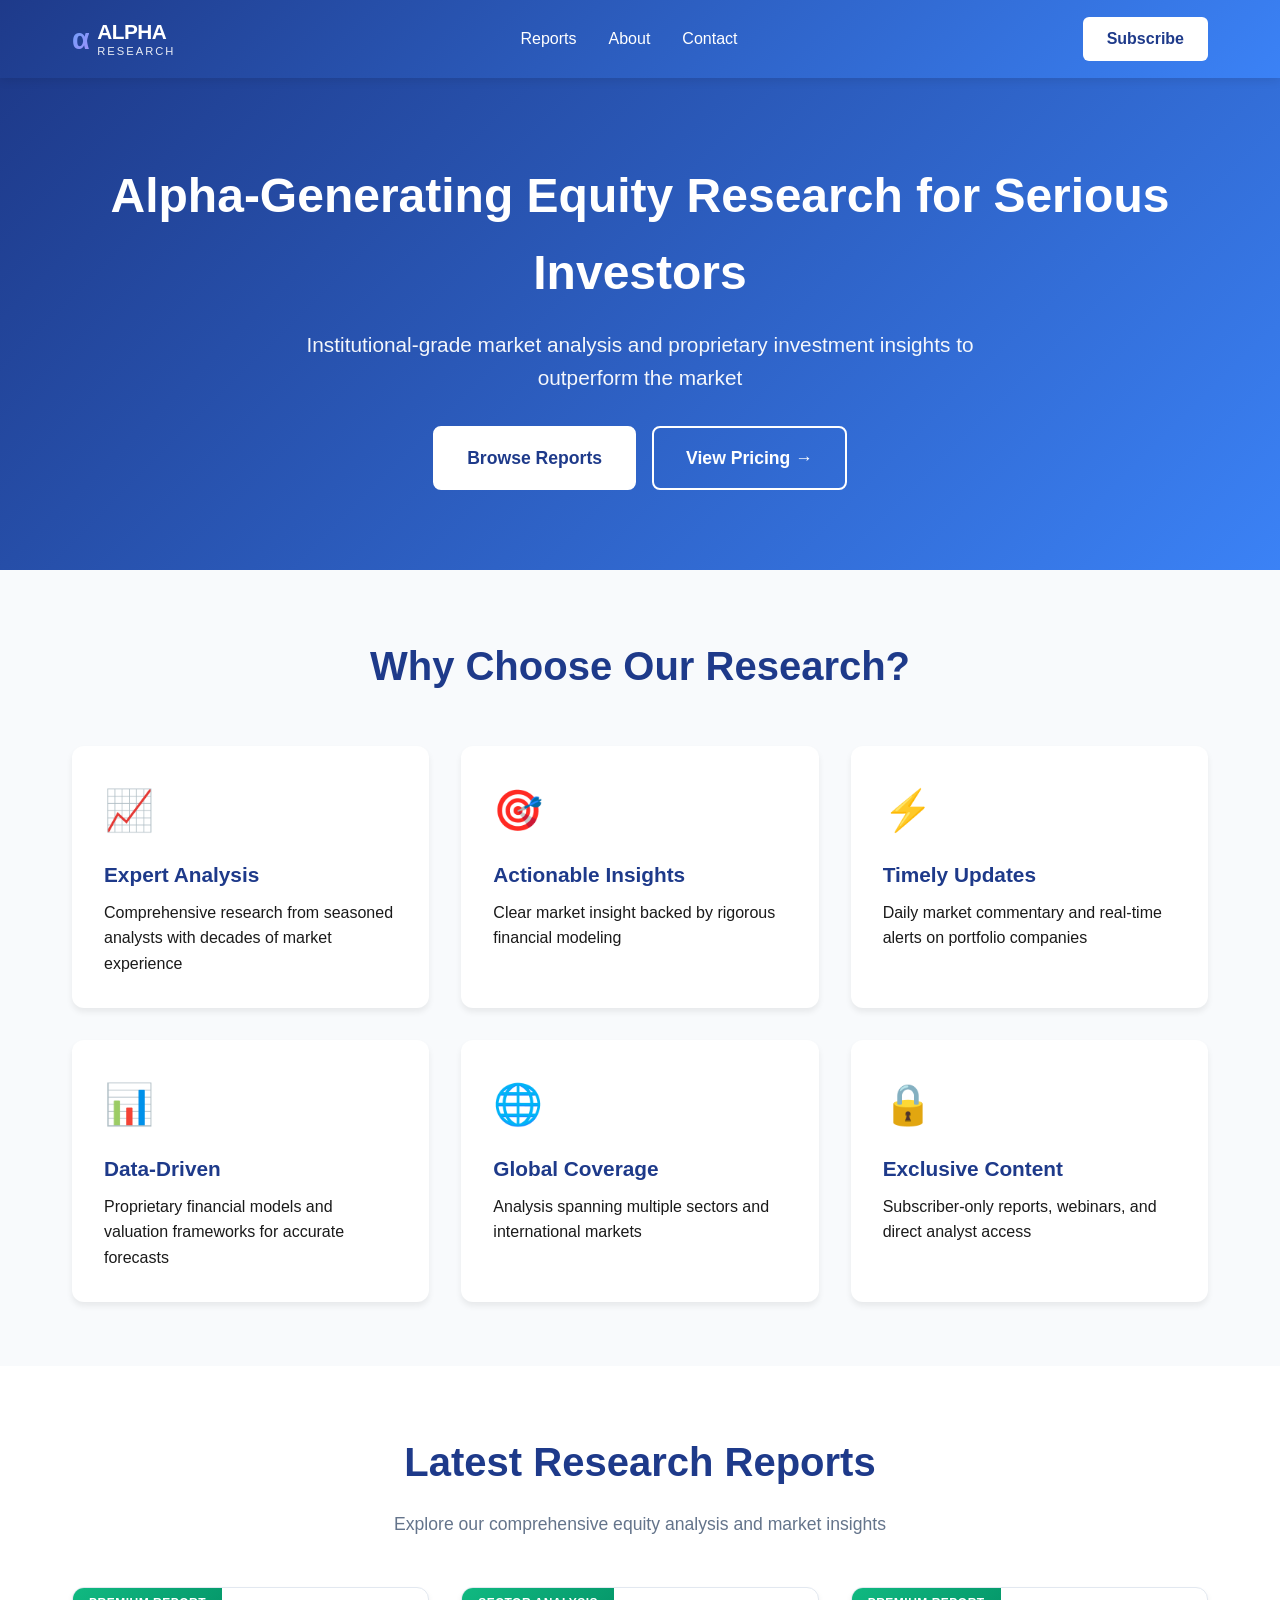
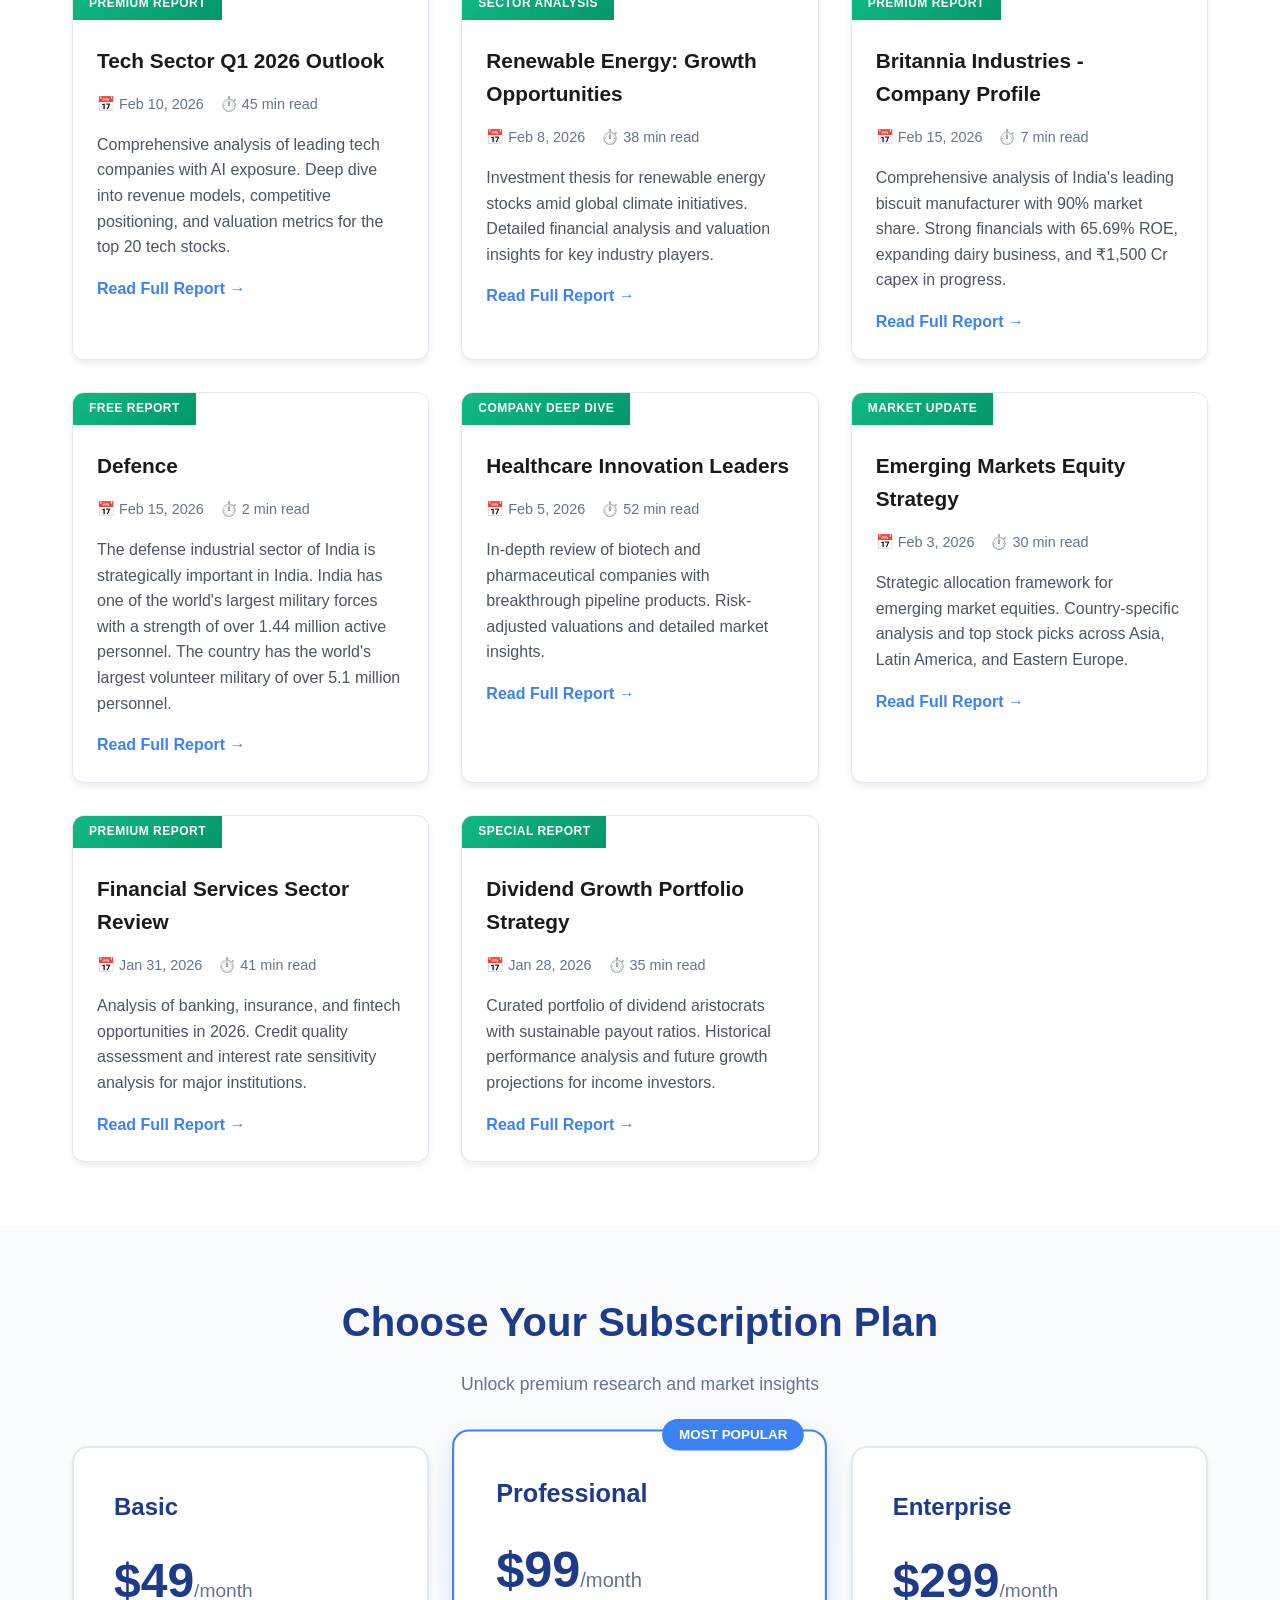
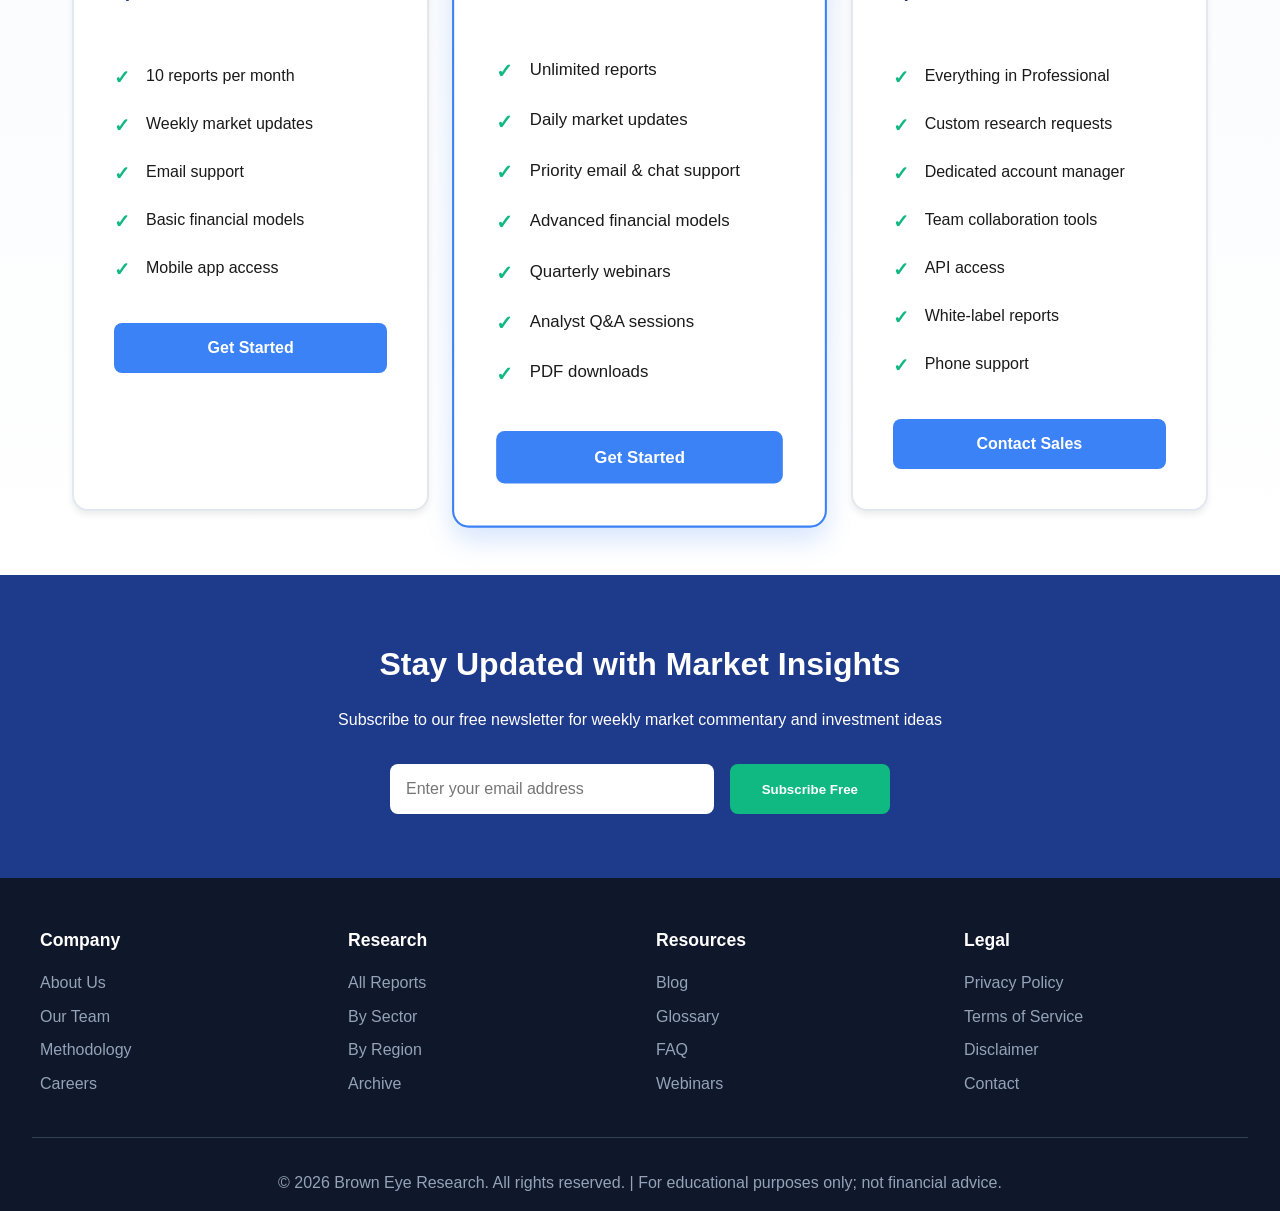
<file: index.html>
<!DOCTYPE html>
<html lang="en">
<head>
    <meta charset="UTF-8">
    <meta name="viewport" content="width=device-width, initial-scale=1.0">
    <title>Brown Eye Research | Premium Equity Research & Market Analysis</title>
    <link rel="stylesheet" href="css/style.css">
</head>
<body>
    <!-- Header -->
    <header>
        <nav>
            <div class="logo">
                <span class="logo-icon">α</span>
                <div class="logo-text">
                    <span class="logo-alpha">ALPHA</span>
                    <span class="logo-research">RESEARCH</span>
                </div>
            </div>
            <ul class="nav-links">
                <li><a href="pages/archive.html">Reports</a></li>
                <li><a href="pages/about.html">About</a></li>
                <li><a href="pages/contact.html">Contact</a></li>
            </ul>
            <a href="#subscribe" class="cta-button">Subscribe</a>
        </nav>
    </header>

    <!-- Hero Section -->
    <section class="hero">
        <h1>Alpha-Generating Equity Research for Serious Investors</h1>
        <p>Institutional-grade market analysis and proprietary investment insights to outperform the market</p>
        <div class="hero-buttons">
            <a href="pages/archive.html" class="btn-primary">Browse Reports</a>
            <a href="#pricing" class="btn-secondary">View Pricing →</a>
        </div>
    </section>

    <!-- Features Section -->
    <section class="features">
        <div class="container">
            <h2 class="section-title">Why Choose Our Research?</h2>
            <div class="features-grid">
                <div class="feature-card">
                    <div class="feature-icon">📈</div>
                    <h3>Expert Analysis</h3>
                    <p>Comprehensive research from seasoned analysts with decades of market experience</p>
                </div>
                <div class="feature-card">
                    <div class="feature-icon">🎯</div>
                    <h3>Actionable Insights</h3>
                    <p>Clear market insight backed by rigorous financial modeling</p>
                </div>
                <div class="feature-card">
                    <div class="feature-icon">⚡</div>
                    <h3>Timely Updates</h3>
                    <p>Daily market commentary and real-time alerts on portfolio companies</p>
                </div>
                <div class="feature-card">
                    <div class="feature-icon">📊</div>
                    <h3>Data-Driven</h3>
                    <p>Proprietary financial models and valuation frameworks for accurate forecasts</p>
                </div>
                <div class="feature-card">
                    <div class="feature-icon">🌐</div>
                    <h3>Global Coverage</h3>
                    <p>Analysis spanning multiple sectors and international markets</p>
                </div>
                <div class="feature-card">
                    <div class="feature-icon">🔒</div>
                    <h3>Exclusive Content</h3>
                    <p>Subscriber-only reports, webinars, and direct analyst access</p>
                </div>
            </div>
        </div>
    </section>

    <!-- Reports Section -->
    <section class="reports" id="reports">
        <div class="container">
            <h2 class="section-title">Latest Research Reports</h2>
            <p class="section-subtitle">Explore our comprehensive equity analysis and market insights</p>
            
            <div class="reports-grid">
                <div class="report-card">
                    <div class="report-badge">Premium Report</div>
                    <div class="report-content">
                        <h3>Tech Sector Q1 2026 Outlook</h3>
                        <div class="report-meta">
                            <span>📅 Feb 10, 2026</span>
                            <span>⏱️ 45 min read</span>
                        </div>
                        <p class="report-preview">
                            Comprehensive analysis of leading tech companies with AI exposure. Deep dive into revenue models, competitive positioning, and valuation metrics for the top 20 tech stocks.
                        </p>
                        <a href="#subscribe" class="read-more">Read Full Report →</a>
                    </div>
                </div>

                <div class="report-card">
                    <div class="report-badge">Sector Analysis</div>
                    <div class="report-content">
                        <h3>Renewable Energy: Growth Opportunities</h3>
                        <div class="report-meta">
                            <span>📅 Feb 8, 2026</span>
                            <span>⏱️ 38 min read</span>
                        </div>
                        <p class="report-preview">
                            Investment thesis for renewable energy stocks amid global climate initiatives. Detailed financial analysis and valuation insights for key industry players.
                        </p>
                        <a href="#subscribe" class="read-more">Read Full Report →</a>
                    </div>
                </div>

                                <div class="report-card">
                    <div class="report-badge">Premium Report</div>
                    <div class="report-content">
                        <h3>Britannia Industries - Company Profile</h3>
                        <div class="report-meta">
                            <span>📅 Feb 15, 2026</span>
                            <span>⏱️ 7 min read</span>
                        </div>
                        <p class="report-preview">
                            Comprehensive analysis of India's leading biscuit manufacturer with 90% market share. Strong financials with 65.69% ROE, expanding dairy business, and ₹1,500 Cr capex in progress.
                        </p>
                        <a href="reports/companies/report-britannia-industries.html" class="read-more">Read Full Report →</a>
                    </div>
                </div>


                                <div class="report-card">
                    <div class="report-badge">Free Report</div>
                    <div class="report-content">
                        <h3>Defence</h3>
                        <div class="report-meta">
                            <span>📅 Feb 15, 2026</span>
                            <span>⏱️ 2 min read</span>
                        </div>
                        <p class="report-preview">
                            The defense industrial sector of India is strategically important in India. India has one of the world's largest military forces with a strength of over 1.44 million active personnel. The country has the world's largest volunteer military of over 5.1 million personnel.
                        </p>
                        <a href="#subscribe" class="read-more">Read Full Report →</a>
                    </div>
                </div>

                <div class="report-card">
                    <div class="report-badge">Company Deep Dive</div>
                    <div class="report-content">
                        <h3>Healthcare Innovation Leaders</h3>
                        <div class="report-meta">
                            <span>📅 Feb 5, 2026</span>
                            <span>⏱️ 52 min read</span>
                        </div>
                        <p class="report-preview">
                            In-depth review of biotech and pharmaceutical companies with breakthrough pipeline products. Risk-adjusted valuations and detailed market insights.
                        </p>
                        <a href="#subscribe" class="read-more">Read Full Report →</a>
                    </div>
                </div>

                <div class="report-card">
                    <div class="report-badge">Market Update</div>
                    <div class="report-content">
                        <h3>Emerging Markets Equity Strategy</h3>
                        <div class="report-meta">
                            <span>📅 Feb 3, 2026</span>
                            <span>⏱️ 30 min read</span>
                        </div>
                        <p class="report-preview">
                            Strategic allocation framework for emerging market equities. Country-specific analysis and top stock picks across Asia, Latin America, and Eastern Europe.
                        </p>
                        <a href="#subscribe" class="read-more">Read Full Report →</a>
                    </div>
                </div>

                <div class="report-card">
                    <div class="report-badge">Premium Report</div>
                    <div class="report-content">
                        <h3>Financial Services Sector Review</h3>
                        <div class="report-meta">
                            <span>📅 Jan 31, 2026</span>
                            <span>⏱️ 41 min read</span>
                        </div>
                        <p class="report-preview">
                            Analysis of banking, insurance, and fintech opportunities in 2026. Credit quality assessment and interest rate sensitivity analysis for major institutions.
                        </p>
                        <a href="#subscribe" class="read-more">Read Full Report →</a>
                    </div>
                </div>

                <div class="report-card">
                    <div class="report-badge">Special Report</div>
                    <div class="report-content">
                        <h3>Dividend Growth Portfolio Strategy</h3>
                        <div class="report-meta">
                            <span>📅 Jan 28, 2026</span>
                            <span>⏱️ 35 min read</span>
                        </div>
                        <p class="report-preview">
                            Curated portfolio of dividend aristocrats with sustainable payout ratios. Historical performance analysis and future growth projections for income investors.
                        </p>
                        <a href="#subscribe" class="read-more">Read Full Report →</a>
                    </div>
                </div>
            </div>
        </div>
    </section>

    <!-- Pricing Section -->
    <section class="pricing" id="pricing">
        <div class="container">
            <h2 class="section-title">Choose Your Subscription Plan</h2>
            <p class="section-subtitle">Unlock premium research and market insights</p>
            
            <div class="pricing-grid">
                <div class="pricing-card">
                    <h3>Basic</h3>
                    <div class="price">$49<span>/month</span></div>
                    <ul class="features-list">
                        <li>10 reports per month</li>
                        <li>Weekly market updates</li>
                        <li>Email support</li>
                        <li>Basic financial models</li>
                        <li>Mobile app access</li>
                    </ul>
                    <button class="subscribe-btn">Get Started</button>
                </div>

                <div class="pricing-card featured">
                    <div class="popular-badge">MOST POPULAR</div>
                    <h3>Professional</h3>
                    <div class="price">$99<span>/month</span></div>
                    <ul class="features-list">
                        <li>Unlimited reports</li>
                        <li>Daily market updates</li>
                        <li>Priority email & chat support</li>
                        <li>Advanced financial models</li>
                        <li>Quarterly webinars</li>
                        <li>Analyst Q&A sessions</li>
                        <li>PDF downloads</li>
                    </ul>
                    <button class="subscribe-btn">Get Started</button>
                </div>

                <div class="pricing-card">
                    <h3>Enterprise</h3>
                    <div class="price">$299<span>/month</span></div>
                    <ul class="features-list">
                        <li>Everything in Professional</li>
                        <li>Custom research requests</li>
                        <li>Dedicated account manager</li>
                        <li>Team collaboration tools</li>
                        <li>API access</li>
                        <li>White-label reports</li>
                        <li>Phone support</li>
                    </ul>
                    <button class="subscribe-btn">Contact Sales</button>
                </div>
            </div>
        </div>
    </section>

    <!-- Newsletter Section -->
    <section class="newsletter" id="subscribe">
        <div class="container">
            <h2>Stay Updated with Market Insights</h2>
            <p>Subscribe to our free newsletter for weekly market commentary and investment ideas</p>
            <form class="newsletter-form">
                <input type="email" placeholder="Enter your email address" required>
                <button type="submit">Subscribe Free</button>
            </form>
        </div>
    </section>

    <!-- Footer -->
    <footer>
        <div class="footer-content">
            <div class="footer-section">
                <h4>Company</h4>
                <ul>
                    <li><a href="#about">About Us</a></li>
                    <li><a href="#team">Our Team</a></li>
                    <li><a href="#methodology">Methodology</a></li>
                    <li><a href="#careers">Careers</a></li>
                </ul>
            </div>
            <div class="footer-section">
                <h4>Research</h4>
                <ul>
                    <li><a href="#reports">All Reports</a></li>
                    <li><a href="#sectors">By Sector</a></li>
                    <li><a href="#regions">By Region</a></li>
                    <li><a href="#archive">Archive</a></li>
                </ul>
            </div>
            <div class="footer-section">
                <h4>Resources</h4>
                <ul>
                    <li><a href="#blog">Blog</a></li>
                    <li><a href="#glossary">Glossary</a></li>
                    <li><a href="#faq">FAQ</a></li>
                    <li><a href="#webinars">Webinars</a></li>
                </ul>
            </div>
            <div class="footer-section">
                <h4>Legal</h4>
                <ul>
                    <li><a href="#privacy">Privacy Policy</a></li>
                    <li><a href="#terms">Terms of Service</a></li>
                    <li><a href="#disclaimer">Disclaimer</a></li>
                    <li><a href="#contact">Contact</a></li>
                </ul>
            </div>
        </div>
        <div class="footer-bottom">
            <p>&copy; 2026 Brown Eye Research. All rights reserved. | For educational purposes only; not financial advice.</p>
        </div>
    </footer>

    <script>
        // Smooth scrolling for anchor links
        document.querySelectorAll('a[href^="#"]').forEach(anchor => {
            anchor.addEventListener('click', function (e) {
                e.preventDefault();
                const target = document.querySelector(this.getAttribute('href'));
                if (target) {
                    target.scrollIntoView({
                        behavior: 'smooth',
                        block: 'start'
                    });
                }
            });
        });

        // Newsletter form submission
        document.querySelector('.newsletter-form').addEventListener('submit', function(e) {
            e.preventDefault();
            alert('Thank you for subscribing! You will receive our weekly newsletter.');
            this.reset();
        });

        // Subscribe button handling
        document.querySelectorAll('.subscribe-btn').forEach(button => {
            button.addEventListener('click', function() {
                alert('Redirecting to secure checkout... (This is a demo - integrate with your payment processor)');
            });
        });
    </script>
</body>
</html>
</file>
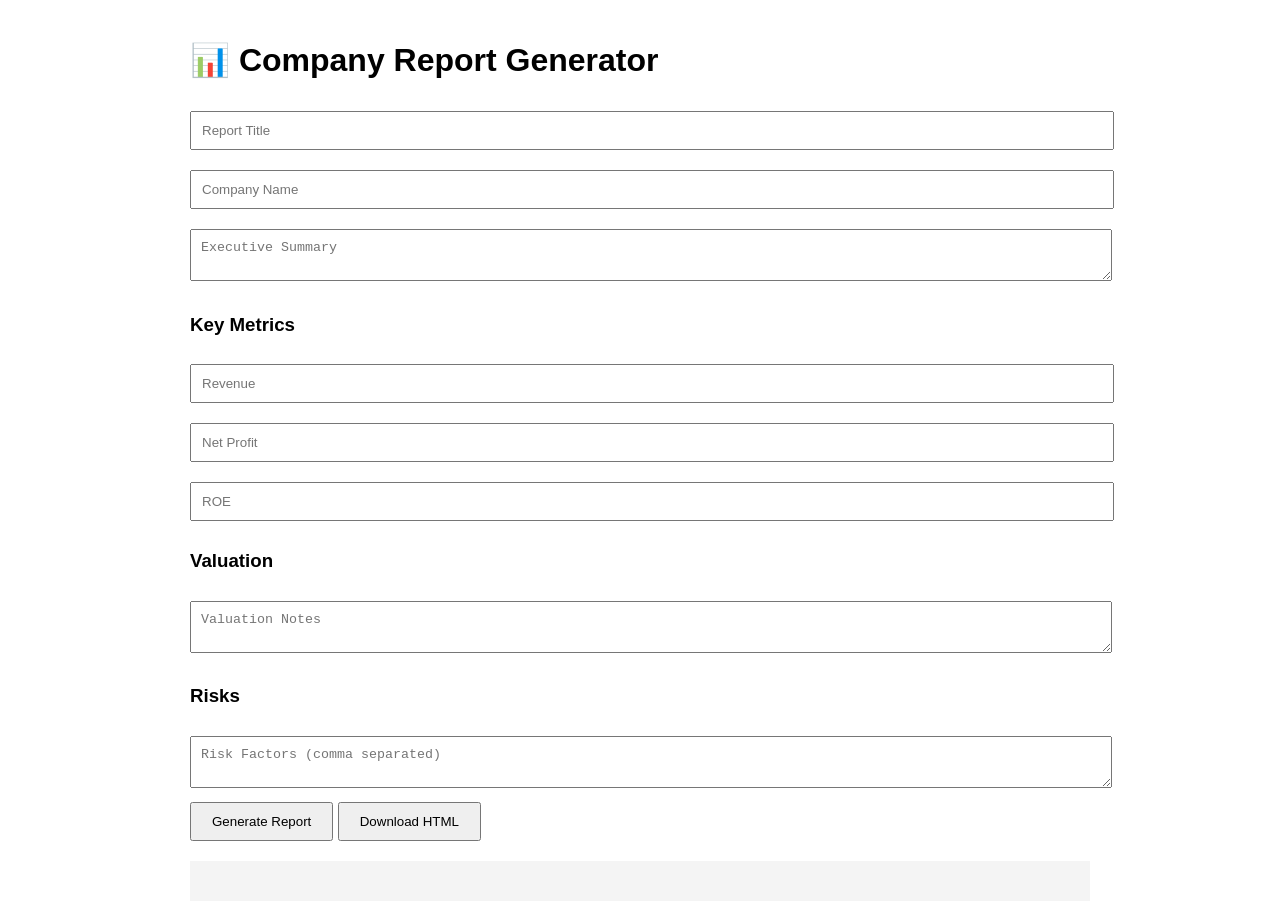
<file: Reportgenerator1.html>
<!DOCTYPE html>
<html lang="en">
<head>
<meta charset="UTF-8">
<meta name="viewport" content="width=device-width, initial-scale=1.0">
<title>Report Generator - Brown Eye Research</title>

<style>
body { font-family: Arial; max-width: 900px; margin: auto; padding: 20px; }
input, textarea { width: 100%; margin: 10px 0; padding: 10px; }
button { padding: 10px 20px; cursor: pointer; }
.preview { background: #f4f4f4; padding: 20px; margin-top: 20px; white-space: pre-wrap; }
</style>
</head>

<body>

<h1>📊 Company Report Generator</h1>

<input id="title" placeholder="Report Title">
<input id="company" placeholder="Company Name">
<textarea id="summary" placeholder="Executive Summary"></textarea>

<h3>Key Metrics</h3>
<input id="revenue" placeholder="Revenue">
<input id="profit" placeholder="Net Profit">
<input id="roe" placeholder="ROE">

<h3>Valuation</h3>
<textarea id="valuation" placeholder="Valuation Notes"></textarea>

<h3>Risks</h3>
<textarea id="risks" placeholder="Risk Factors (comma separated)"></textarea>

<button onclick="generateReport()">Generate Report</button>
<button onclick="downloadHTML()">Download HTML</button>

<div class="preview" id="output"></div>

<script>
let generatedHTML = "";

function generateReport() {
    const title = document.getElementById("title").value;
    const company = document.getElementById("company").value;
    const summary = document.getElementById("summary").value;
    const revenue = document.getElementById("revenue").value;
    const profit = document.getElementById("profit").value;
    const roe = document.getElementById("roe").value;
    const valuation = document.getElementById("valuation").value;
    const risks = document.getElementById("risks").value.split(",");

    generatedHTML = `
<!DOCTYPE html>
<html>
<head>
<title>${title}</title>
<style>
body { font-family: Arial; max-width: 900px; margin: auto; padding: 20px; }
.highlight { background: #fff3cd; padding: 10px; }
</style>
</head>
<body>

<a href="index.html">← Back</a>

<h1>${title}</h1>

<h2>Executive Summary</h2>
<p>${summary}</p>

<h2>Company Overview</h2>
<p>${company}</p>

<h2>Key Metrics</h2>
<div class="highlight">
Revenue: ${revenue} <br>
Profit: ${profit} <br>
ROE: ${roe}
</div>

<h2>Valuation</h2>
<p>${valuation}</p>

<h2>Risks</h2>
<ul>
${risks.map(r => `<li>${r.trim()}</li>`).join("")}
</ul>

</body>
</html>
`;

    document.getElementById("output").textContent = generatedHTML;
}

function downloadHTML() {
    const blob = new Blob([generatedHTML], { type: "text/html" });
    const a = document.createElement("a");
    a.href = URL.createObjectURL(blob);
    a.download = "report.html";
    a.click();
}
</script>

</body>
</html>
</file>
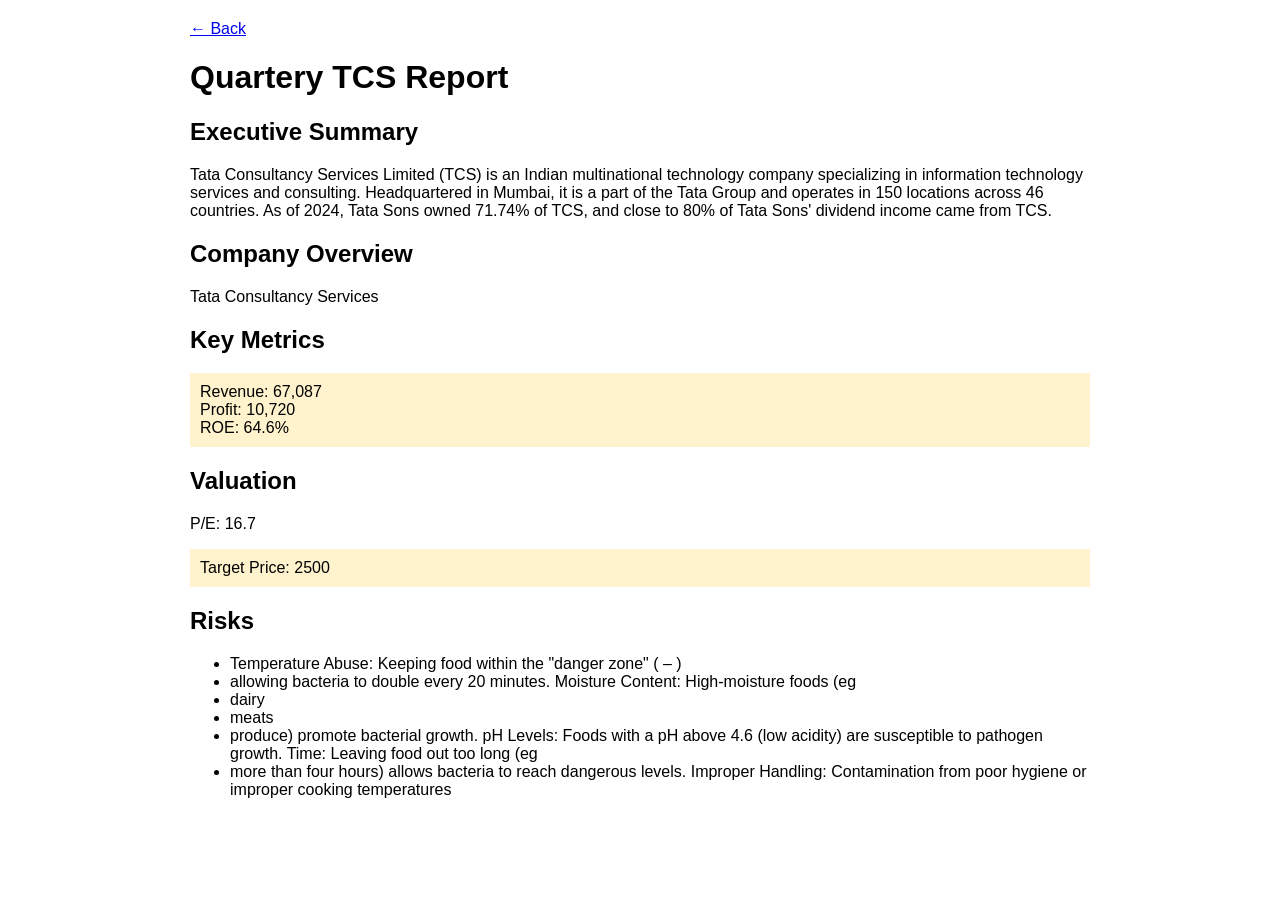
<file: TCSReport.html>
<!DOCTYPE html>
<html>
<head>
<title>Quartery TCS Report</title>
<style>
body { font-family: Arial; max-width: 900px; margin: auto; padding: 20px; }
.highlight { background: #fff3cd; padding: 10px; }
</style>
</head>
<body>

<a href="index.html">← Back</a>

<h1>Quartery TCS Report</h1>

<h2>Executive Summary</h2>
<p>Tata Consultancy Services Limited (TCS) is an Indian multinational technology company specializing in information technology services and consulting. Headquartered in Mumbai, it is a part of the Tata Group and operates in 150 locations across 46 countries. As of 2024, Tata Sons owned 71.74% of TCS, and close to 80% of Tata Sons' dividend income came from TCS.</p>

<h2>Company Overview</h2>
<p>Tata Consultancy Services</p>

<h2>Key Metrics</h2>
<div class="highlight">
Revenue: 67,087 <br>
Profit: 10,720 <br>
ROE: 64.6%
</div>

<h2>Valuation</h2>
<p>P/E: 16.7</p>

<div class="highlight">
Target Price: 2500
</div>

<h2>Risks</h2>
<ul>
<li>Temperature Abuse: Keeping food within the "danger zone" (
–
)</li><li>allowing bacteria to double every 20 minutes.
Moisture Content: High-moisture foods (eg</li><li>dairy</li><li>meats</li><li>produce) promote bacterial growth.
pH Levels: Foods with a pH above 4.6 (low acidity) are susceptible to pathogen growth.
Time: Leaving food out too long (eg</li><li>more than four hours) allows bacteria to reach dangerous levels.
Improper Handling: Contamination from poor hygiene or improper cooking temperatures</li>
</ul>

</body>
</html>
</file>
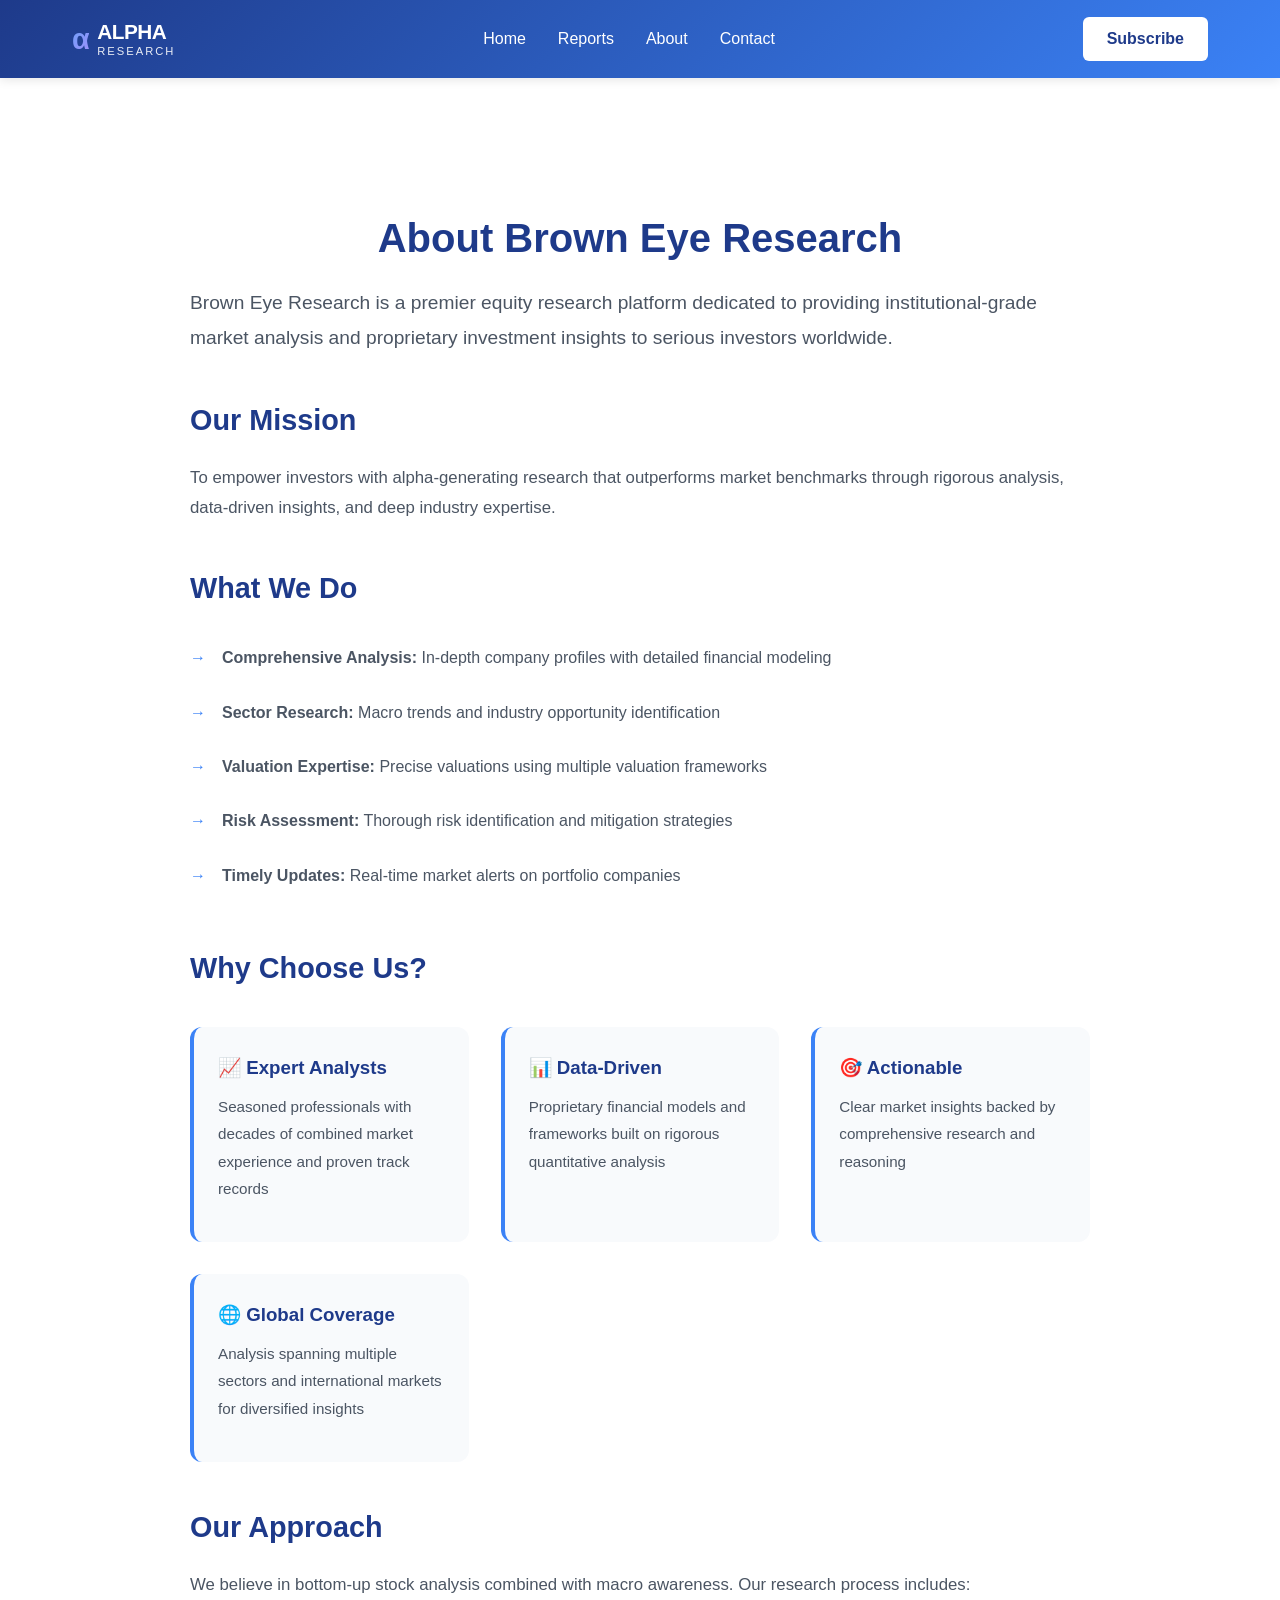
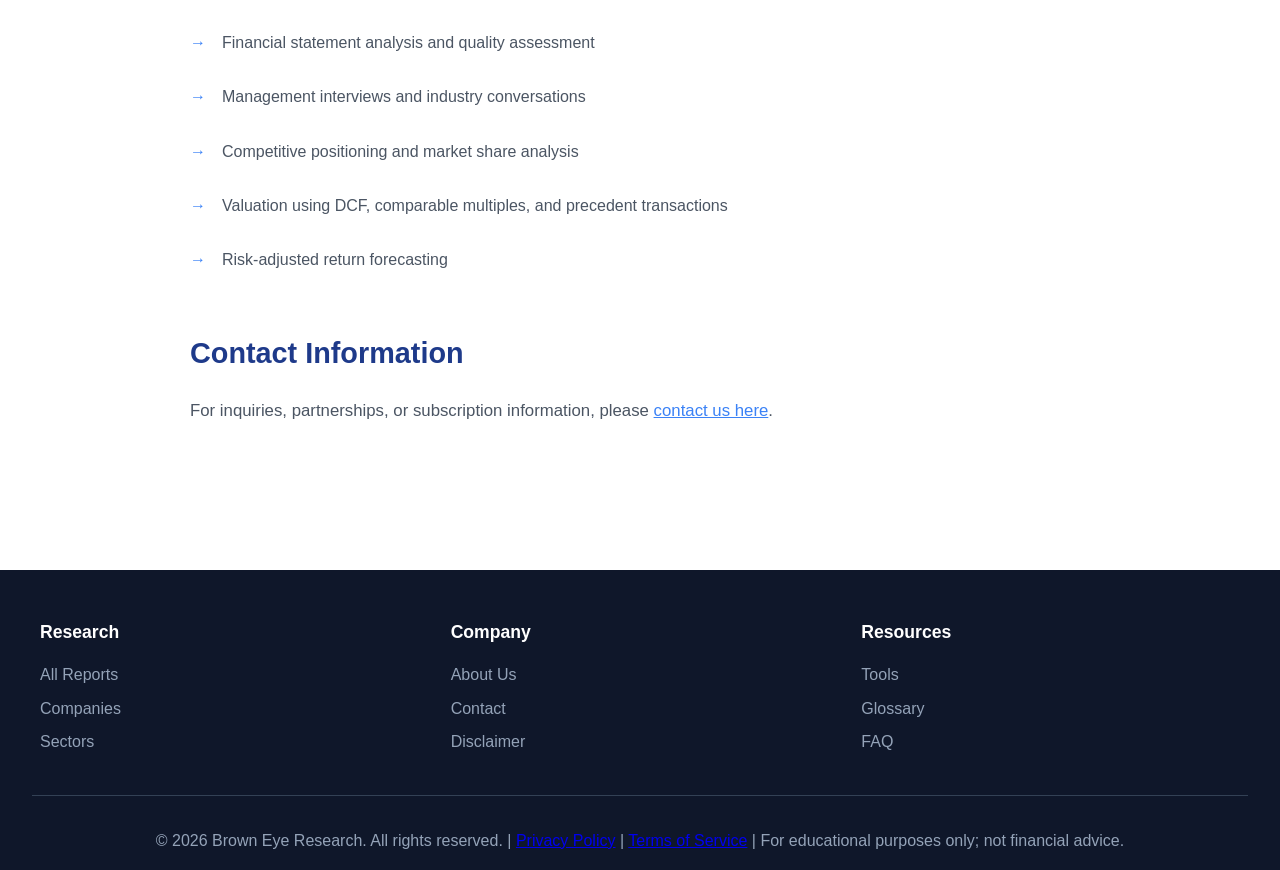
<file: pages/about.html>
<!DOCTYPE html>
<html lang="en">
<head>
    <meta charset="UTF-8">
    <meta name="viewport" content="width=device-width, initial-scale=1.0">
    <title>About Brown Eye Research | Premium Equity Research</title>
    <link rel="stylesheet" href="../css/style.css">
</head>
<body>
    <!-- Header -->
    <header>
        <nav>
            <div class="logo">
                <span class="logo-icon">α</span>
                <div class="logo-text">
                    <span class="logo-alpha">ALPHA</span>
                    <span class="logo-research">RESEARCH</span>
                </div>
            </div>
            <ul class="nav-links">
                <li><a href="../index.html">Home</a></li>
                <li><a href="archive.html">Reports</a></li>
                <li><a href="about.html">About</a></li>
                <li><a href="contact.html">Contact</a></li>
            </ul>
            <a href="#subscribe" class="cta-button">Subscribe</a>
        </nav>
    </header>

    <!-- About Section -->
    <section class="about-section">
        <div class="container">
<h1 class="section-title">About Brown Eye Research</h1>
            
            <div class="about-content">
                <div class="about-intro">
                    <p>Brown Eye Research is a premier equity research platform dedicated to providing institutional-grade market analysis and proprietary investment insights to serious investors worldwide.</p>
                </div>

                <h2>Our Mission</h2>
                <p>To empower investors with alpha-generating research that outperforms market benchmarks through rigorous analysis, data-driven insights, and deep industry expertise.</p>

                <h2>What We Do</h2>
                <ul class="about-list">
                    <li><strong>Comprehensive Analysis:</strong> In-depth company profiles with detailed financial modeling</li>
                    <li><strong>Sector Research:</strong> Macro trends and industry opportunity identification</li>
                    <li><strong>Valuation Expertise:</strong> Precise valuations using multiple valuation frameworks</li>
                    <li><strong>Risk Assessment:</strong> Thorough risk identification and mitigation strategies</li>
                    <li><strong>Timely Updates:</strong> Real-time market alerts on portfolio companies</li>
                </ul>

                <h2>Why Choose Us?</h2>
                <div class="about-grid">
                    <div class="about-card">
                        <h3>📈 Expert Analysts</h3>
                        <p>Seasoned professionals with decades of combined market experience and proven track records</p>
                    </div>
                    <div class="about-card">
                        <h3>📊 Data-Driven</h3>
                        <p>Proprietary financial models and frameworks built on rigorous quantitative analysis</p>
                    </div>
                    <div class="about-card">
                        <h3>🎯 Actionable</h3>
                        <p>Clear market insights backed by comprehensive research and reasoning</p>
                    </div>
                    <div class="about-card">
                        <h3>🌐 Global Coverage</h3>
                        <p>Analysis spanning multiple sectors and international markets for diversified insights</p>
                    </div>
                </div>

                <h2>Our Approach</h2>
                <p>We believe in bottom-up stock analysis combined with macro awareness. Our research process includes:</p>
                <ul class="about-list">
                    <li>Financial statement analysis and quality assessment</li>
                    <li>Management interviews and industry conversations</li>
                    <li>Competitive positioning and market share analysis</li>
                    <li>Valuation using DCF, comparable multiples, and precedent transactions</li>
                    <li>Risk-adjusted return forecasting</li>
                </ul>

                <h2>Contact Information</h2>
                <p>For inquiries, partnerships, or subscription information, please <a href="contact.html" style="color: #3b82f6;">contact us here</a>.</p>
            </div>
        </div>
    </section>

    <!-- Footer -->
    <footer>
        <div class="footer-content">
            <div class="footer-section">
                <h4>Research</h4>
                <ul>
                    <li><a href="archive.html">All Reports</a></li>
                    <li><a href="#">Companies</a></li>
                    <li><a href="#">Sectors</a></li>
                </ul>
            </div>
            <div class="footer-section">
                <h4>Company</h4>
                <ul>
                    <li><a href="about.html">About Us</a></li>
                    <li><a href="contact.html">Contact</a></li>
                    <li><a href="#">Disclaimer</a></li>
                </ul>
            </div>
            <div class="footer-section">
                <h4>Resources</h4>
                <ul>
                    <li><a href="#">Tools</a></li>
                    <li><a href="#">Glossary</a></li>
                    <li><a href="#">FAQ</a></li>
                </ul>
            </div>
        </div>
        <div class="footer-bottom">
            <p>&copy; 2026 Brown Eye Research. All rights reserved. | <a href="#">Privacy Policy</a> | <a href="#">Terms of Service</a> | For educational purposes only; not financial advice.</p>
        </div>
    </footer>
</body>
</html>
</file>
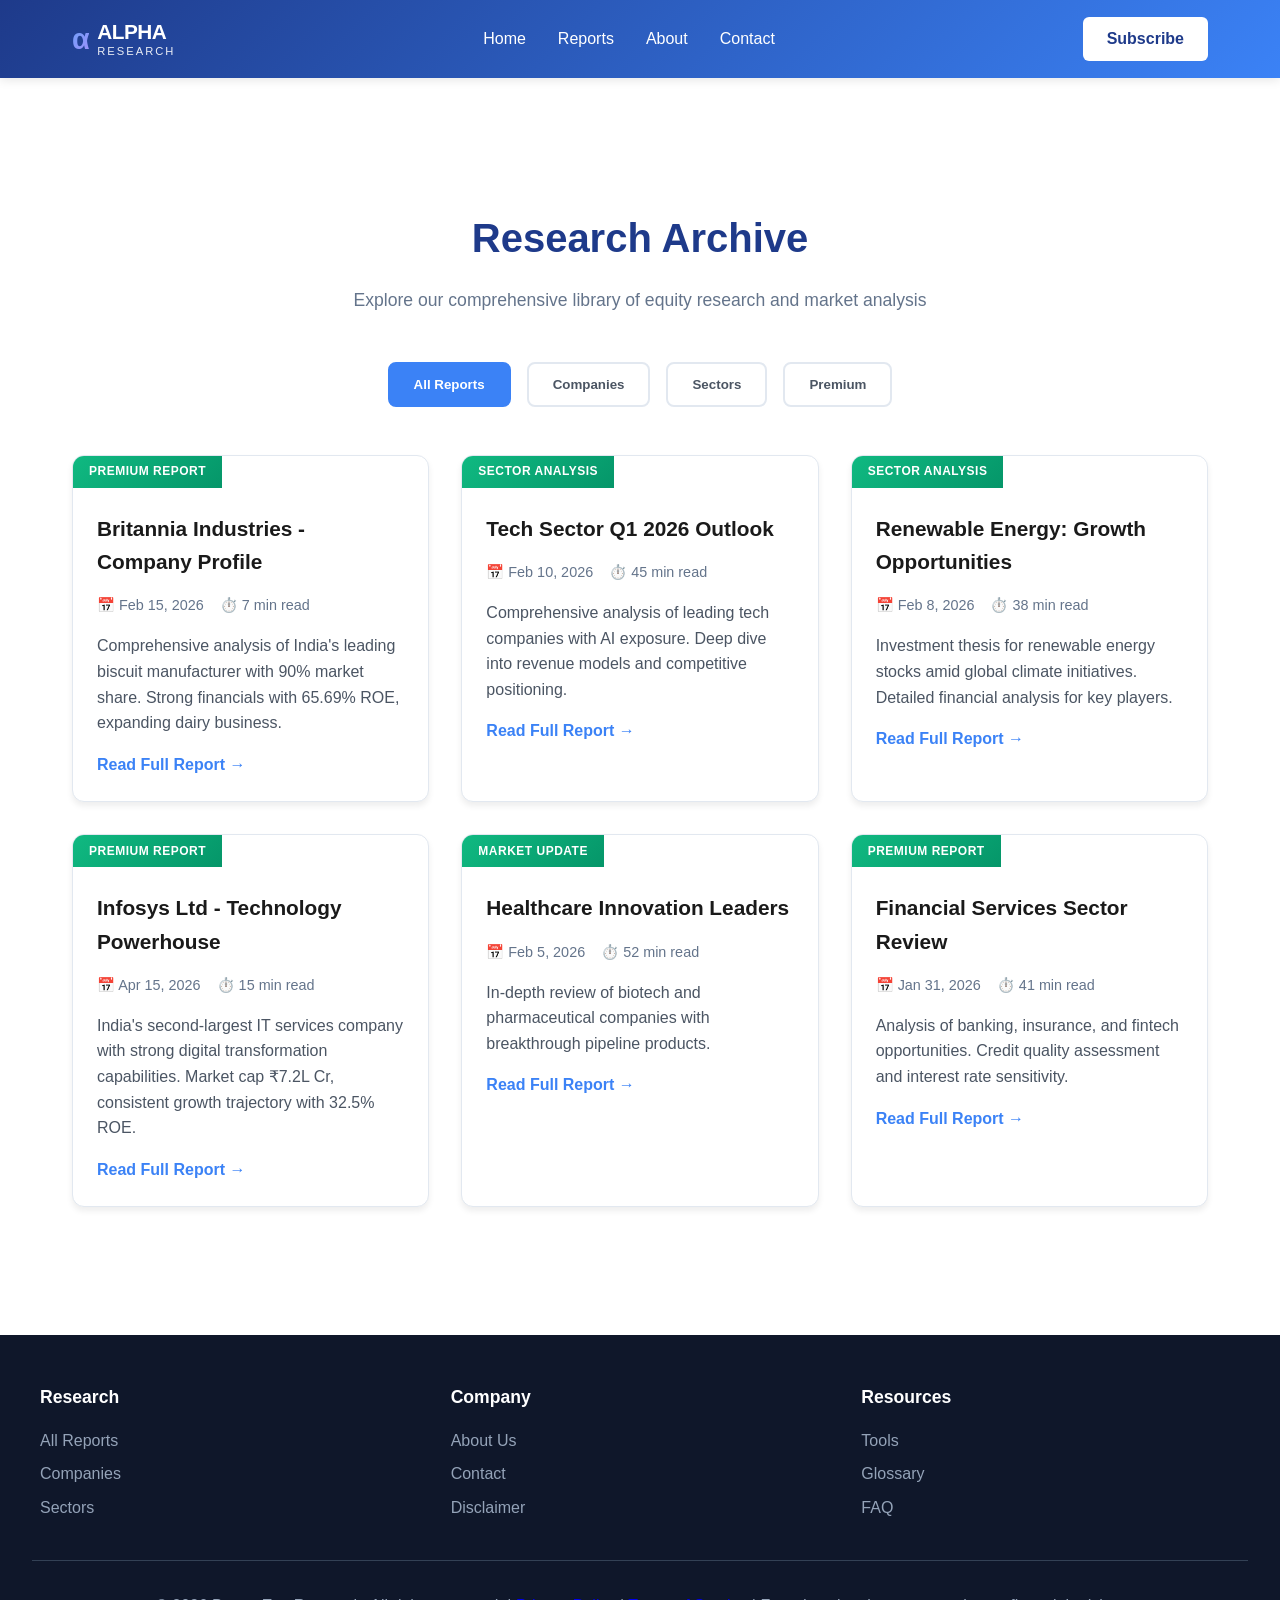
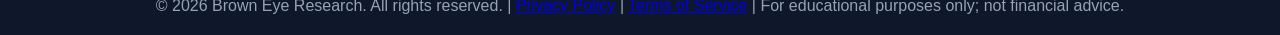
<file: pages/archive.html>
<!DOCTYPE html>
<html lang="en">
<head>
    <meta charset="UTF-8">
    <meta name="viewport" content="width=device-width, initial-scale=1.0">
    <title>Research Archive | Brown Eye Research</title>
    <link rel="stylesheet" href="../css/style.css">
</head>
<body>
    <!-- Header -->
    <header>
        <nav>
            <div class="logo">
                <span class="logo-icon">α</span>
                <div class="logo-text">
                    <span class="logo-alpha">ALPHA</span>
                    <span class="logo-research">RESEARCH</span>
                </div>
            </div>
            <ul class="nav-links">
                <li><a href="../index.html">Home</a></li>
                <li><a href="archive.html">Reports</a></li>
                <li><a href="about.html">About</a></li>
                <li><a href="contact.html">Contact</a></li>
            </ul>
            <a href="#subscribe" class="cta-button">Subscribe</a>
        </nav>
    </header>

    <!-- Archive Section -->
    <section class="archive-section">
        <div class="container">
            <h1 class="section-title">Research Archive</h1>
            <p class="section-subtitle">Explore our comprehensive library of equity research and market analysis</p>

            <!-- Filters -->
            <div class="filter-section">
                <button class="filter-btn active" onclick="filterReports('all')">All Reports</button>
                <button class="filter-btn" onclick="filterReports('companies')">Companies</button>
                <button class="filter-btn" onclick="filterReports('sectors')">Sectors</button>
                <button class="filter-btn" onclick="filterReports('premium')">Premium</button>
            </div>

            <!-- Reports Grid -->
            <div class="reports-grid">
                <div class="report-card" data-category="companies">
                    <div class="report-badge">Premium Report</div>
                    <div class="report-content">
                        <h3>Britannia Industries - Company Profile</h3>
                        <div class="report-meta">
                            <span>📅 Feb 15, 2026</span>
                            <span>⏱️ 7 min read</span>
                        </div>
                        <p class="report-preview">
                            Comprehensive analysis of India's leading biscuit manufacturer with 90% market share. Strong financials with 65.69% ROE, expanding dairy business.
                        </p>
                        <a href="../reports/companies/report-britannia-industries.html" class="read-more">Read Full Report →</a>
                    </div>
                </div>

                <div class="report-card" data-category="sectors">
                    <div class="report-badge">Sector Analysis</div>
                    <div class="report-content">
                        <h3>Tech Sector Q1 2026 Outlook</h3>
                        <div class="report-meta">
                            <span>📅 Feb 10, 2026</span>
                            <span>⏱️ 45 min read</span>
                        </div>
                        <p class="report-preview">
                            Comprehensive analysis of leading tech companies with AI exposure. Deep dive into revenue models and competitive positioning.
                        </p>
                        <a href="#" class="read-more">Read Full Report →</a>
                    </div>
                </div>

                <div class="report-card" data-category="sectors">
                    <div class="report-badge">Sector Analysis</div>
                    <div class="report-content">
                        <h3>Renewable Energy: Growth Opportunities</h3>
                        <div class="report-meta">
                            <span>📅 Feb 8, 2026</span>
                            <span>⏱️ 38 min read</span>
                        </div>
                        <p class="report-preview">
                            Investment thesis for renewable energy stocks amid global climate initiatives. Detailed financial analysis for key players.
                        </p>
                        <a href="#" class="read-more">Read Full Report →</a>
                    </div>
                </div>

                <div class="report-card" data-category="companies">
                    <div class="report-badge">Premium Report</div>
                    <div class="report-content">
                        <h3>Infosys Ltd - Technology Powerhouse</h3>
                        <div class="report-meta">
                            <span>📅 Apr 15, 2026</span>
                            <span>⏱️ 15 min read</span>
                        </div>
                        <p class="report-preview">
                            India's second-largest IT services company with strong digital transformation capabilities. Market cap ₹7.2L Cr, consistent growth trajectory with 32.5% ROE.
                        </p>
                        <a href="../reports/companies/infosys-report.html" class="read-more">Read Full Report →</a>
                    </div>
                </div>

                <div class="report-card" data-category="sectors">
                    <div class="report-badge">Market Update</div>
                    <div class="report-content">
                        <h3>Healthcare Innovation Leaders</h3>
                        <div class="report-meta">
                            <span>📅 Feb 5, 2026</span>
                            <span>⏱️ 52 min read</span>
                        </div>
                        <p class="report-preview">
                            In-depth review of biotech and pharmaceutical companies with breakthrough pipeline products.
                        </p>
                        <a href="#" class="read-more">Read Full Report →</a>
                    </div>
                </div>

                <div class="report-card" data-category="premium">
                    <div class="report-badge">Premium Report</div>
                    <div class="report-content">
                        <h3>Financial Services Sector Review</h3>
                        <div class="report-meta">
                            <span>📅 Jan 31, 2026</span>
                            <span>⏱️ 41 min read</span>
                        </div>
                        <p class="report-preview">
                            Analysis of banking, insurance, and fintech opportunities. Credit quality assessment and interest rate sensitivity.
                        </p>
                        <a href="#" class="read-more">Read Full Report →</a>
                    </div>
                </div>
            </div>
        </div>
    </section>

    <!-- Footer -->
    <footer>
        <div class="footer-content">
            <div class="footer-section">
                <h4>Research</h4>
                <ul>
                    <li><a href="archive.html">All Reports</a></li>
                    <li><a href="#">Companies</a></li>
                    <li><a href="#">Sectors</a></li>
                </ul>
            </div>
            <div class="footer-section">
                <h4>Company</h4>
                <ul>
                    <li><a href="about.html">About Us</a></li>
                    <li><a href="contact.html">Contact</a></li>
                    <li><a href="#">Disclaimer</a></li>
                </ul>
            </div>
            <div class="footer-section">
                <h4>Resources</h4>
                <ul>
                    <li><a href="../tools/">Tools</a></li>
                    <li><a href="#">Glossary</a></li>
                    <li><a href="#">FAQ</a></li>
                </ul>
            </div>
        </div>
        <div class="footer-bottom">
            <p>&copy; 2026 Brown Eye Research. All rights reserved. | <a href="#">Privacy Policy</a> | <a href="#">Terms of Service</a> | For educational purposes only; not financial advice.</p>
        </div>
    </footer>

    <script>
        function filterReports(category) {
            const cards = document.querySelectorAll('.report-card');
            const buttons = document.querySelectorAll('.filter-btn');
            
            buttons.forEach(btn => btn.classList.remove('active'));
            event.target.classList.add('active');
            
            cards.forEach(card => {
                if (category === 'all' || card.dataset.category === category) {
                    card.style.display = 'block';
                } else {
                    card.style.display = 'none';
                }
            });
        }
    </script>
</body>
</html>
</file>
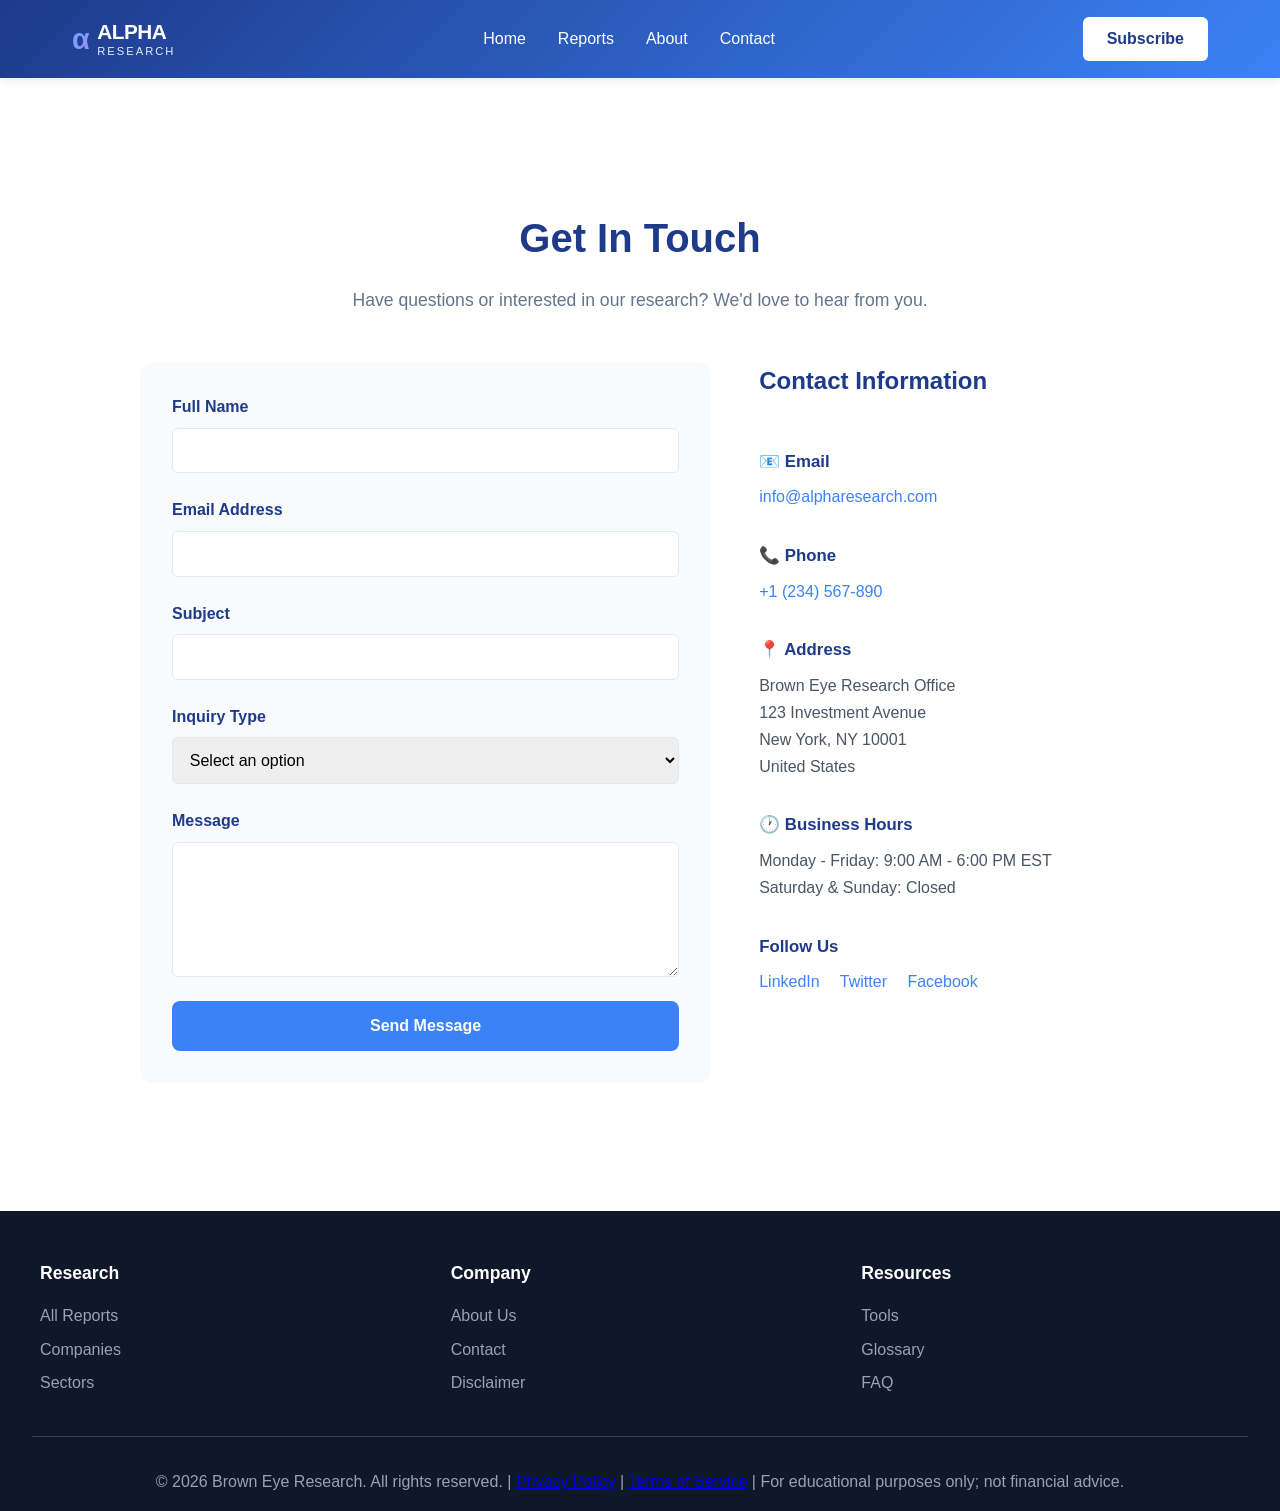
<file: pages/contact.html>
<!DOCTYPE html>
<html lang="en">
<head>
    <meta charset="UTF-8">
    <meta name="viewport" content="width=device-width, initial-scale=1.0">
    <title>Contact Us | Brown Eye Research</title>
    <link rel="stylesheet" href="../css/style.css">
</head>
<body>
    <!-- Header -->
    <header>
        <nav>
            <div class="logo">
                <span class="logo-icon">α</span>
                <div class="logo-text">
                    <span class="logo-alpha">ALPHA</span>
                    <span class="logo-research">RESEARCH</span>
                </div>
            </div>
            <ul class="nav-links">
                <li><a href="../index.html">Home</a></li>
                <li><a href="archive.html">Reports</a></li>
                <li><a href="about.html">About</a></li>
                <li><a href="contact.html">Contact</a></li>
            </ul>
            <a href="#subscribe" class="cta-button">Subscribe</a>
        </nav>
    </header>

    <!-- Contact Section -->
    <section class="contact-section">
        <div class="container">
            <h1 class="section-title">Get In Touch</h1>
            <p class="section-subtitle">Have questions or interested in our research? We'd love to hear from you.</p>

            <div class="contact-container">
                <div class="contact-form-wrapper">
                    <form class="contact-form" onsubmit="handleSubmit(event)">
                        <div class="form-group">
                            <label for="name">Full Name</label>
                            <input type="text" id="name" name="name" required>
                        </div>
                        
                        <div class="form-group">
                            <label for="email">Email Address</label>
                            <input type="email" id="email" name="email" required>
                        </div>

                        <div class="form-group">
                            <label for="subject">Subject</label>
                            <input type="text" id="subject" name="subject" required>
                        </div>

                        <div class="form-group">
                            <label for="inquiry">Inquiry Type</label>
                            <select id="inquiry" name="inquiry" required>
                                <option value="">Select an option</option>
                                <option value="subscription">Subscription Inquiry</option>
                                <option value="research">Custom Research Request</option>
                                <option value="partnership">Partnership Opportunity</option>
                                <option value="feedback">Feedback/Suggestion</option>
                                <option value="general">General Inquiry</option>
                            </select>
                        </div>

                        <div class="form-group">
                            <label for="message">Message</label>
                            <textarea id="message" name="message" rows="6" required></textarea>
                        </div>

                        <button type="submit" class="submit-btn">Send Message</button>
                    </form>
                </div>

                <div class="contact-info">
                    <h2>Contact Information</h2>
                    
                    <div class="info-item">
                        <h3>📧 Email</h3>
                        <p><a href="mailto:info@alpharesearch.com">info@alpharesearch.com</a></p>
                    </div>

                    <div class="info-item">
                        <h3>📞 Phone</h3>
                        <p><a href="tel:+1234567890">+1 (234) 567-890</a></p>
                    </div>

                    <div class="info-item">
                        <h3>📍 Address</h3>
                        <p>Brown Eye Research Office<br>123 Investment Avenue<br>New York, NY 10001<br>United States</p>
                    </div>

                    <div class="info-item">
                        <h3>🕐 Business Hours</h3>
                        <p>Monday - Friday: 9:00 AM - 6:00 PM EST<br>Saturday & Sunday: Closed</p>
                    </div>

                    <div class="info-item">
                        <h3>Follow Us</h3>
                        <p>
                            <a href="#" style="color: #3b82f6; margin-right: 1rem;">LinkedIn</a>
                            <a href="#" style="color: #3b82f6; margin-right: 1rem;">Twitter</a>
                            <a href="#" style="color: #3b82f6;">Facebook</a>
                        </p>
                    </div>
                </div>
            </div>
        </div>
    </section>

    <!-- Footer -->
    <footer>
        <div class="footer-content">
            <div class="footer-section">
                <h4>Research</h4>
                <ul>
                    <li><a href="archive.html">All Reports</a></li>
                    <li><a href="#">Companies</a></li>
                    <li><a href="#">Sectors</a></li>
                </ul>
            </div>
            <div class="footer-section">
                <h4>Company</h4>
                <ul>
                    <li><a href="about.html">About Us</a></li>
                    <li><a href="contact.html">Contact</a></li>
                    <li><a href="#">Disclaimer</a></li>
                </ul>
            </div>
            <div class="footer-section">
                <h4>Resources</h4>
                <ul>
                    <li><a href="../tools/">Tools</a></li>
                    <li><a href="#">Glossary</a></li>
                    <li><a href="#">FAQ</a></li>
                </ul>
            </div>
        </div>
        <div class="footer-bottom">
            <p>&copy; 2026 Brown Eye Research. All rights reserved. | <a href="#">Privacy Policy</a> | <a href="#">Terms of Service</a> | For educational purposes only; not financial advice.</p>
        </div>
    </footer>

    <script>
        function handleSubmit(event) {
            event.preventDefault();
            alert('Thank you for your message! We will get back to you shortly.');
            document.querySelector('.contact-form').reset();
        }
    </script>
</body>
</html>
</file>
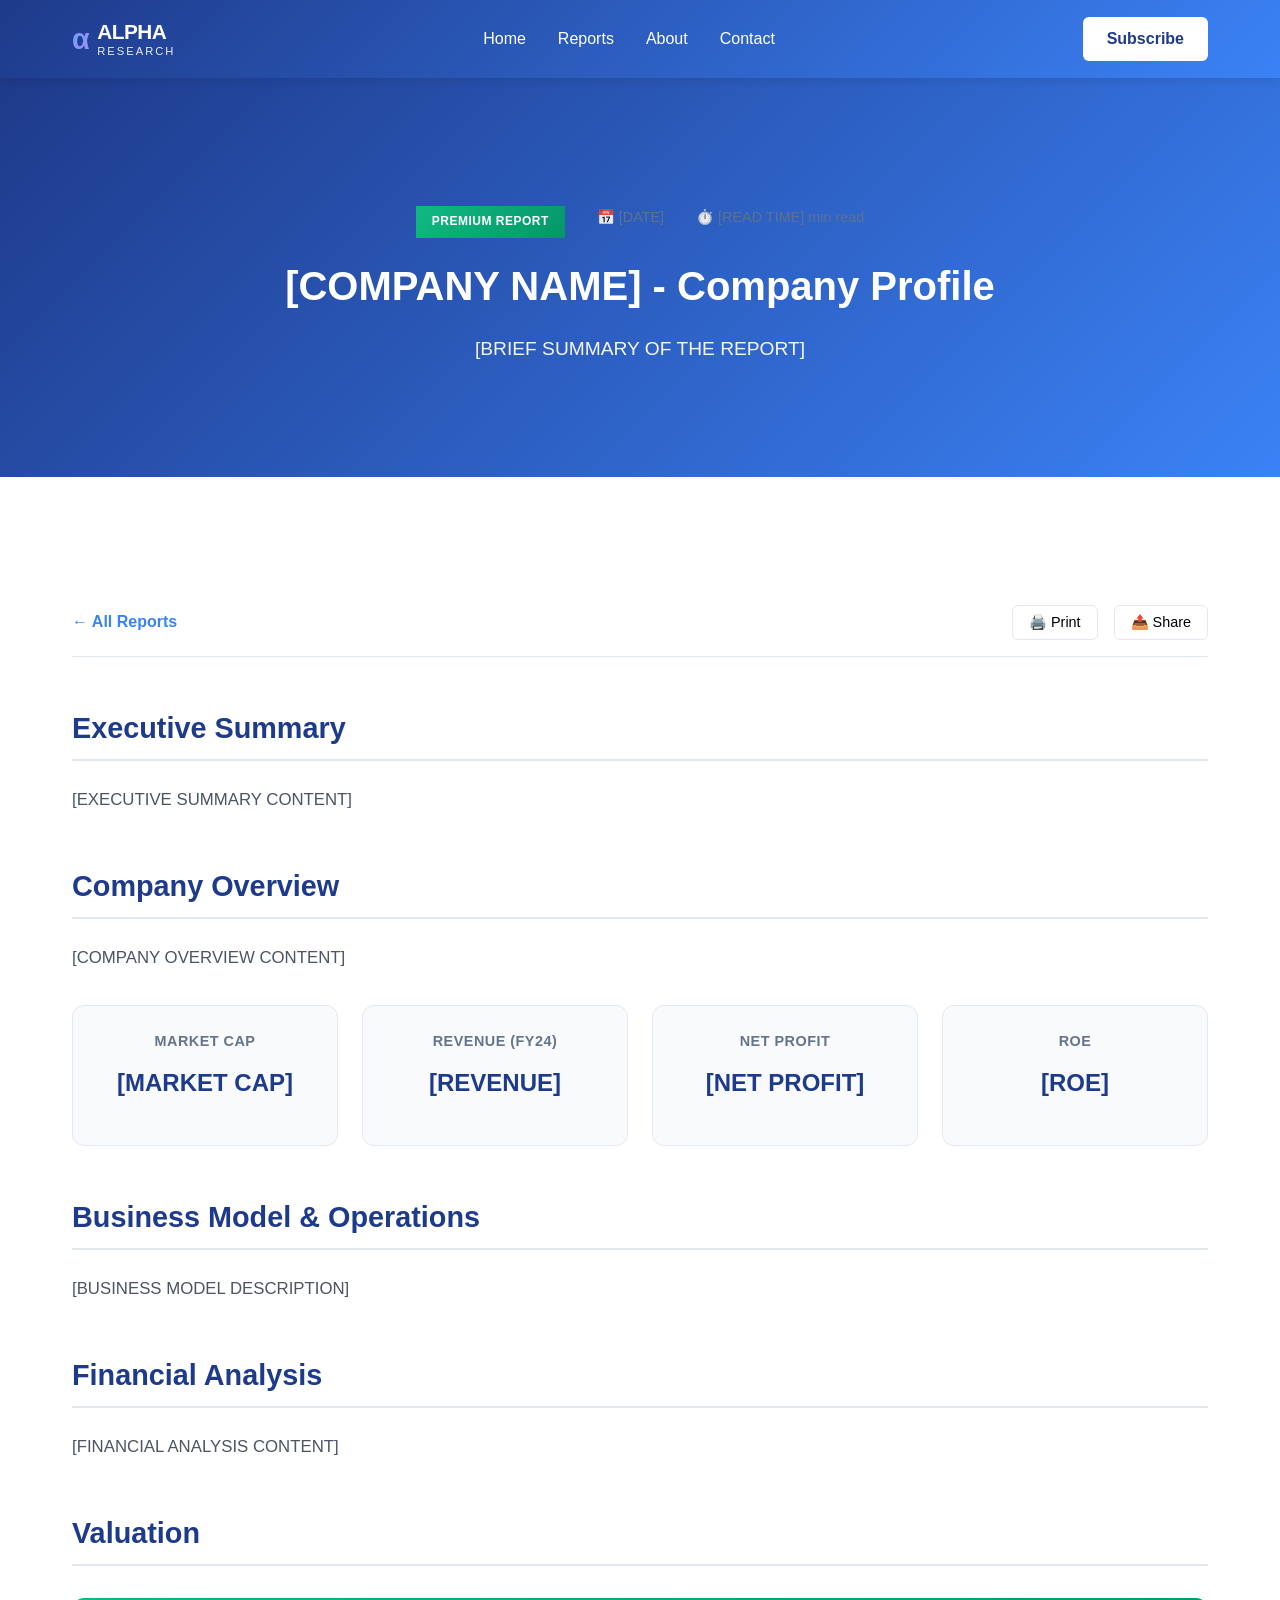
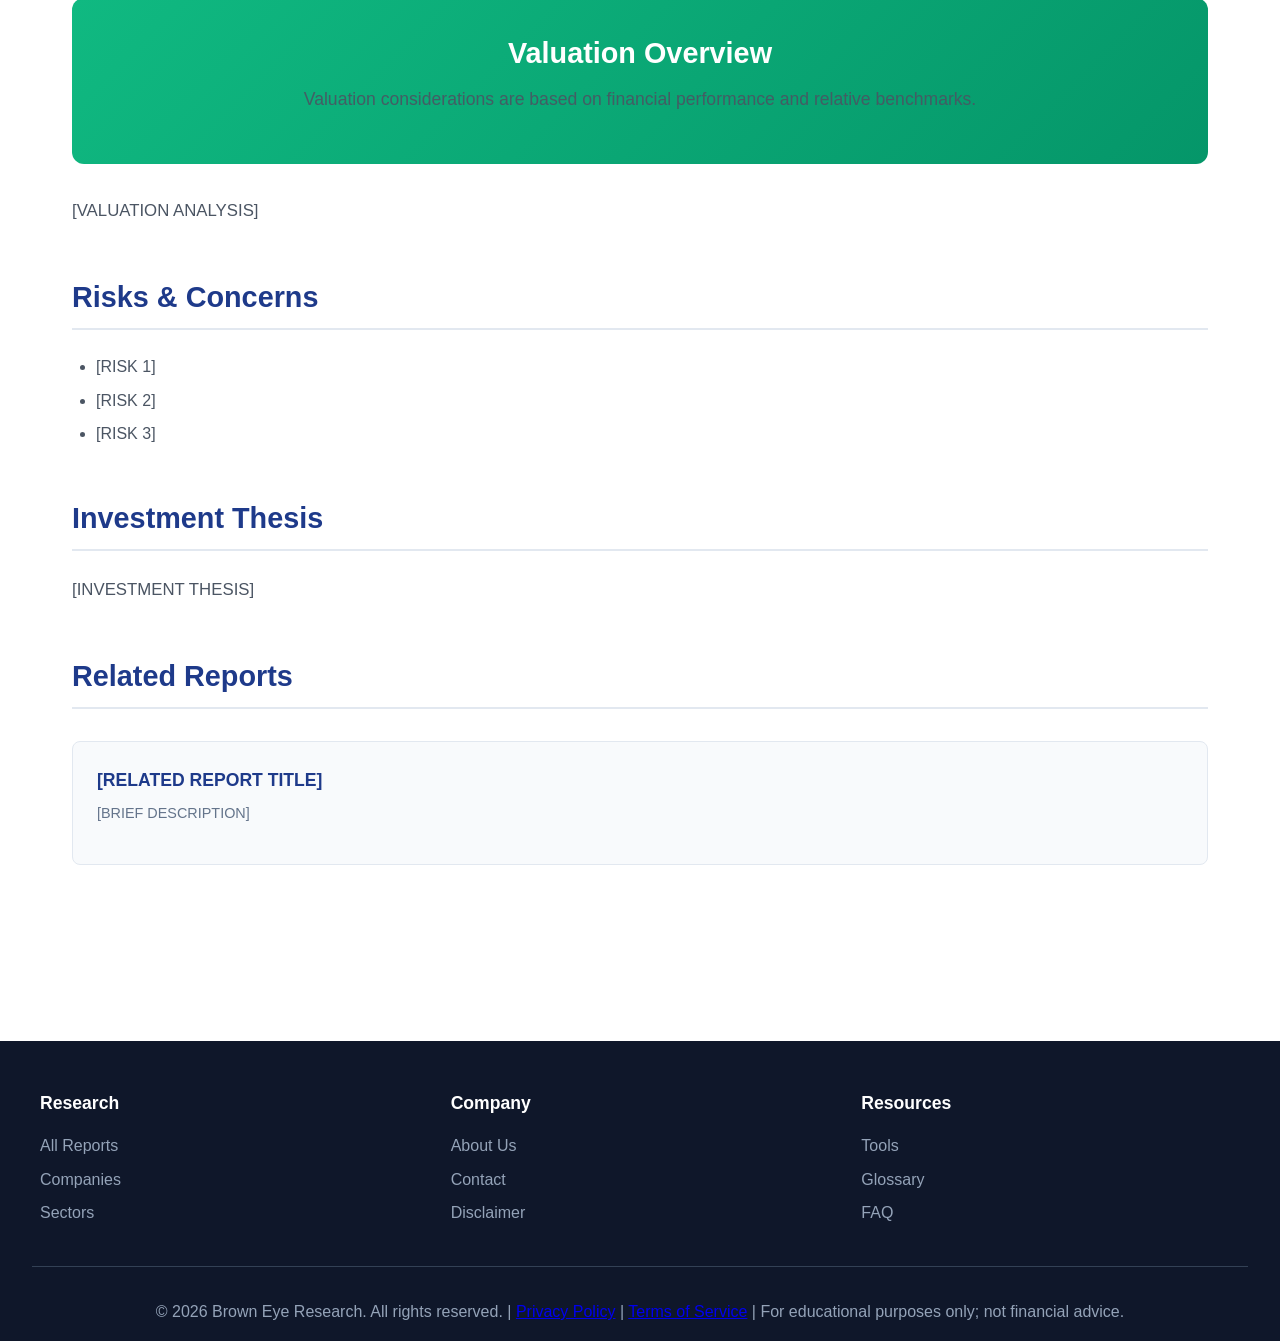
<file: templates/report-template.html>
<!DOCTYPE html>
<html lang="en">
<head>
    <meta charset="UTF-8">
    <meta name="viewport" content="width=device-width, initial-scale=1.0">
    <title>[COMPANY NAME] - Company Profile | Brown Eye Research</title>
    <meta name="description" content="[BRIEF DESCRIPTION OF THE REPORT]">
    <link rel="stylesheet" href="../../css/style.css">
    <link rel="stylesheet" href="../../css/report-style.css">
</head>
<body>
    <!-- Header -->
    <header>
        <nav>
            <div class="logo">
                <span class="logo-icon">α</span>
                <div class="logo-text">
                    <span class="logo-alpha">ALPHA</span>
                    <span class="logo-research">RESEARCH</span>
                </div>
            </div>
            <ul class="nav-links">
                <li><a href="../../index.html">Home</a></li>
                <li><a href="../../pages/archive.html">Reports</a></li>
                <li><a href="../../pages/about.html">About</a></li>
                <li><a href="../../pages/contact.html">Contact</a></li>
            </ul>
            <a href="#subscribe" class="cta-button">Subscribe</a>
        </nav>
    </header>

    <!-- Report Header -->
    <section class="report-header">
        <div class="container">
            <div class="report-meta">
                <span class="report-badge">Premium Report</span>
                <span class="report-date">📅 [DATE]</span>
                <span class="report-time">⏱️ [READ TIME] min read</span>
            </div>
            <h1>[COMPANY NAME] - Company Profile</h1>
            <p class="report-subtitle">[BRIEF SUMMARY OF THE REPORT]</p>
        </div>
    </section>

    <!-- Report Content -->
    <section class="report-content">
        <div class="container">
            <div class="report-nav">
                <a href="../pages/archive.html" class="back-link">← All Reports</a>
                <div class="report-actions">
                    <button onclick="window.print()" class="action-btn">🖨️ Print</button>
                    <button onclick="shareReport()" class="action-btn">📤 Share</button>
                </div>
            </div>

            <!-- Executive Summary -->
            <div class="report-section">
                <h2>Executive Summary</h2>
                <p>[EXECUTIVE SUMMARY CONTENT]</p>
            </div>

            <!-- Company Overview -->
            <div class="report-section">
                <h2>Company Overview</h2>
                <p>[COMPANY OVERVIEW CONTENT]</p>

                <div class="key-stats">
                    <div class="stat-card">
                        <h3>Market Cap</h3>
                        <p class="stat-value">[MARKET CAP]</p>
                    </div>
                    <div class="stat-card">
                        <h3>Revenue (FY24)</h3>
                        <p class="stat-value">[REVENUE]</p>
                    </div>
                    <div class="stat-card">
                        <h3>Net Profit</h3>
                        <p class="stat-value">[NET PROFIT]</p>
                    </div>
                    <div class="stat-card">
                        <h3>ROE</h3>
                        <p class="stat-value">[ROE]</p>
                    </div>
                </div>
            </div>

            <!-- Business Model -->
            <div class="report-section">
                <h2>Business Model & Operations</h2>
                <p>[BUSINESS MODEL DESCRIPTION]</p>
            </div>

            <!-- Financial Analysis -->
            <div class="report-section">
                <h2>Financial Analysis</h2>
                <p>[FINANCIAL ANALYSIS CONTENT]</p>
            </div>

            <!-- Valuation -->
            <div class="report-section">
                <h2>Valuation</h2>
                <div class="valuation-highlight">
                    <h3>Valuation Overview</h3>
                    <p>Valuation considerations are based on financial performance and relative benchmarks.</p>
                </div>
                <p>[VALUATION ANALYSIS]</p>
            </div>

            <!-- Risks -->
            <div class="report-section">
                <h2>Risks & Concerns</h2>
                <ul>
                    <li>[RISK 1]</li>
                    <li>[RISK 2]</li>
                    <li>[RISK 3]</li>
                </ul>
            </div>

            <!-- Investment Thesis -->
            <div class="report-section">
                <h2>Investment Thesis</h2>
                <p>[INVESTMENT THESIS]</p>
            </div>

            <!-- Related Reports -->
            <div class="report-section">
                <h2>Related Reports</h2>
                <div class="related-reports">
                    <a href="#" class="related-report">
                        <h4>[RELATED REPORT TITLE]</h4>
                        <p>[BRIEF DESCRIPTION]</p>
                    </a>
                </div>
            </div>
        </div>
    </section>

    <!-- Footer -->
    <footer>
        <div class="footer-content">
            <div class="footer-section">
                <h4>Research</h4>
                <ul>
                    <li><a href="../pages/archive.html">All Reports</a></li>
                    <li><a href="#">Companies</a></li>
                    <li><a href="#">Sectors</a></li>
                </ul>
            </div>
            <div class="footer-section">
                <h4>Company</h4>
                <ul>
                    <li><a href="../pages/about.html">About Us</a></li>
                    <li><a href="../pages/contact.html">Contact</a></li>
                    <li><a href="#">Disclaimer</a></li>
                </ul>
            </div>
            <div class="footer-section">
                <h4>Resources</h4>
                <ul>
                    <li><a href="../tools/">Tools</a></li>
                    <li><a href="#">Glossary</a></li>
                    <li><a href="#">FAQ</a></li>
                </ul>
            </div>
        </div>
        <div class="footer-bottom">
            <p>&copy; 2026 Brown Eye Research. All rights reserved. | <a href="#">Privacy Policy</a> | <a href="#">Terms of Service</a> | For educational purposes only; not financial advice.</p>
        </div>
    </footer>

    <script>
        function shareReport() {
            if (navigator.share) {
                navigator.share({
                    title: '[COMPANY NAME] - Company Profile',
                    text: 'Check out this detailed company analysis from Brown Eye Research',
                    url: window.location.href
                });
            } else {
                // Fallback: copy URL to clipboard
                navigator.clipboard.writeText(window.location.href);
                alert('Link copied to clipboard!');
            }
        }
    </script>
</body>
</html>
</file>
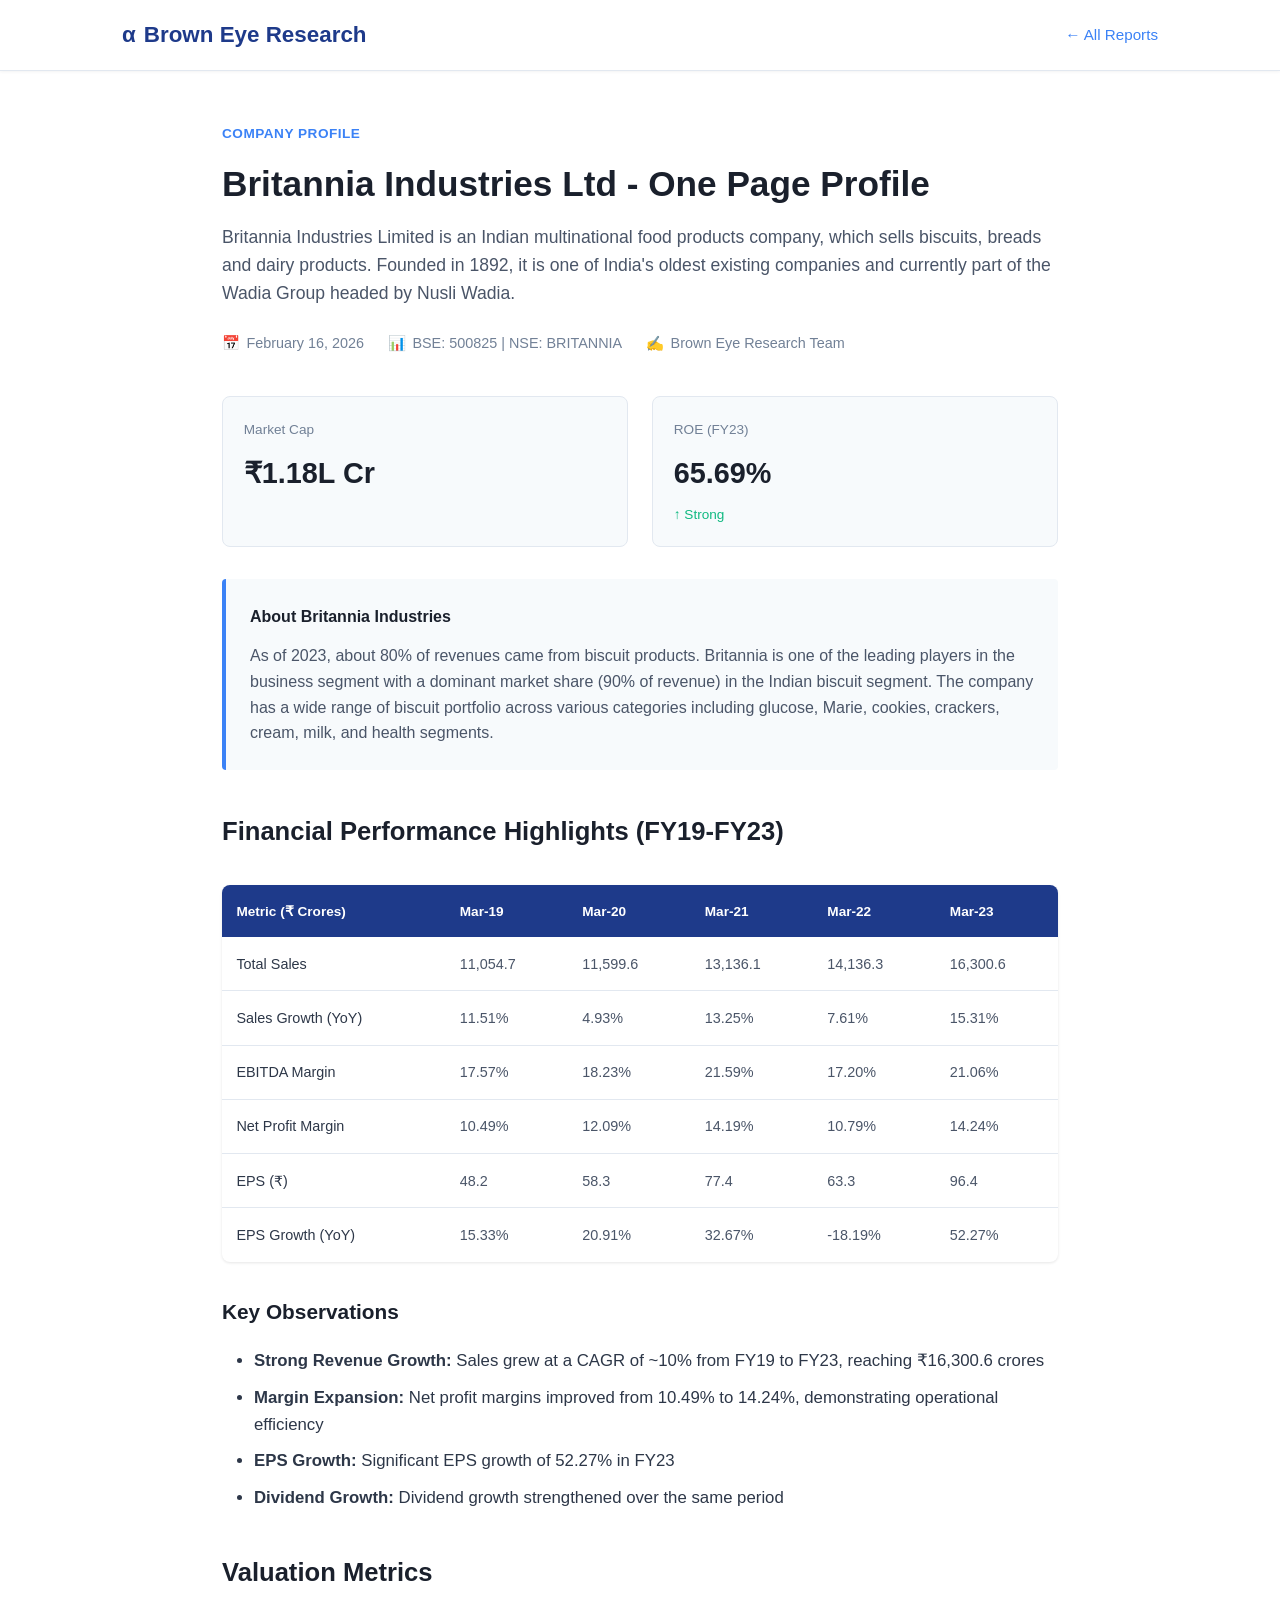
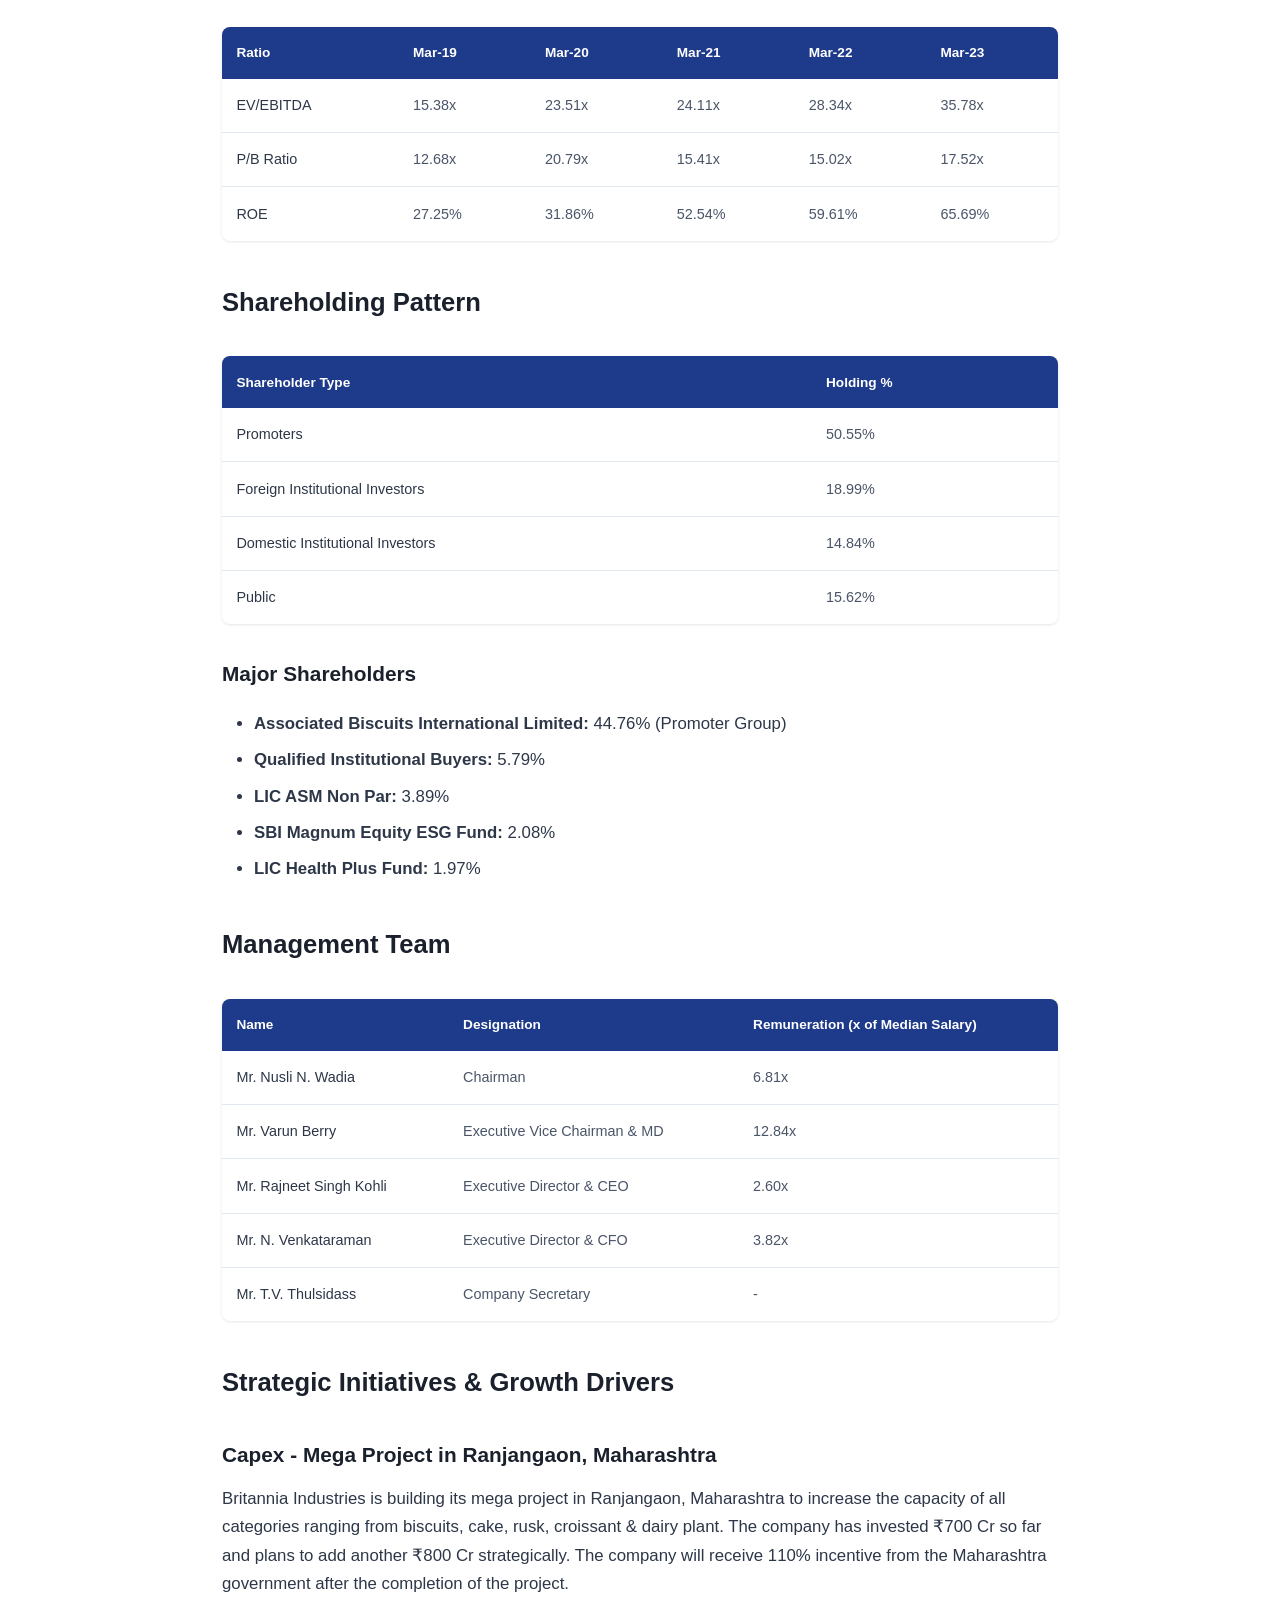
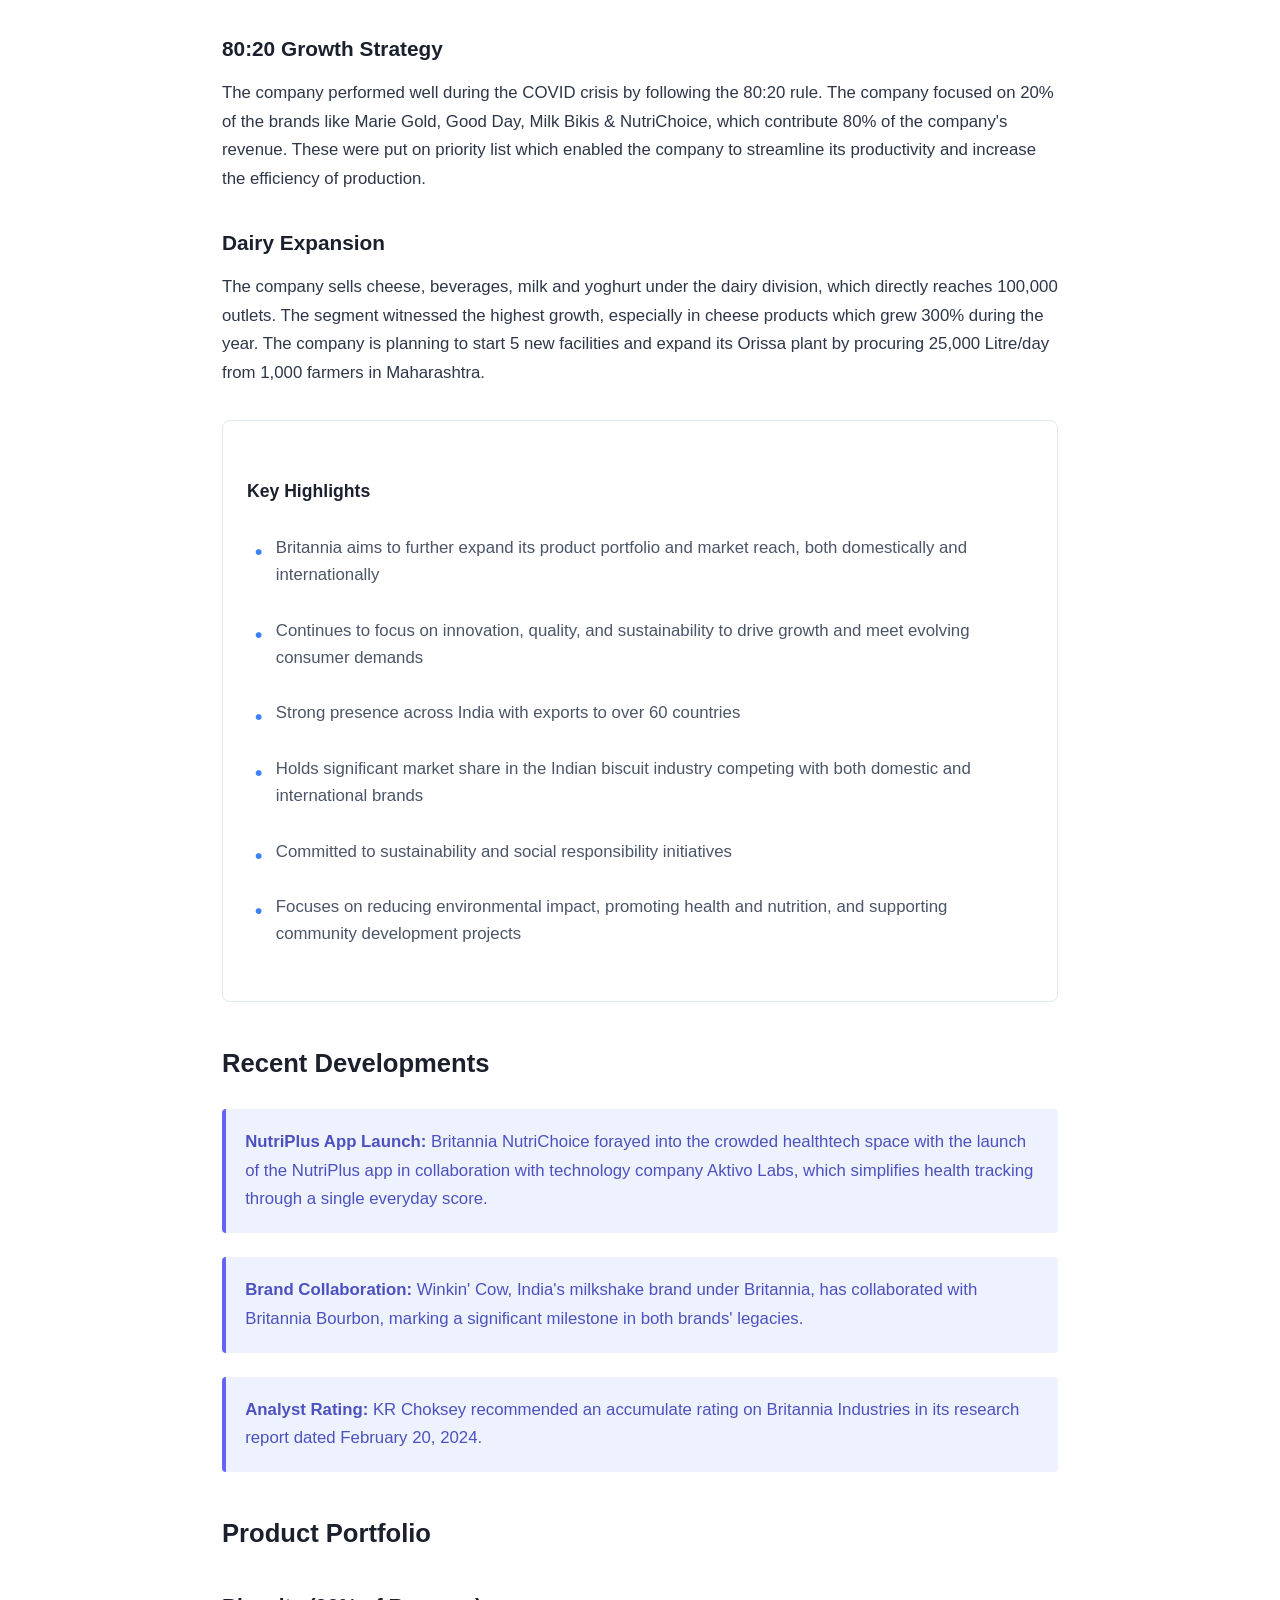
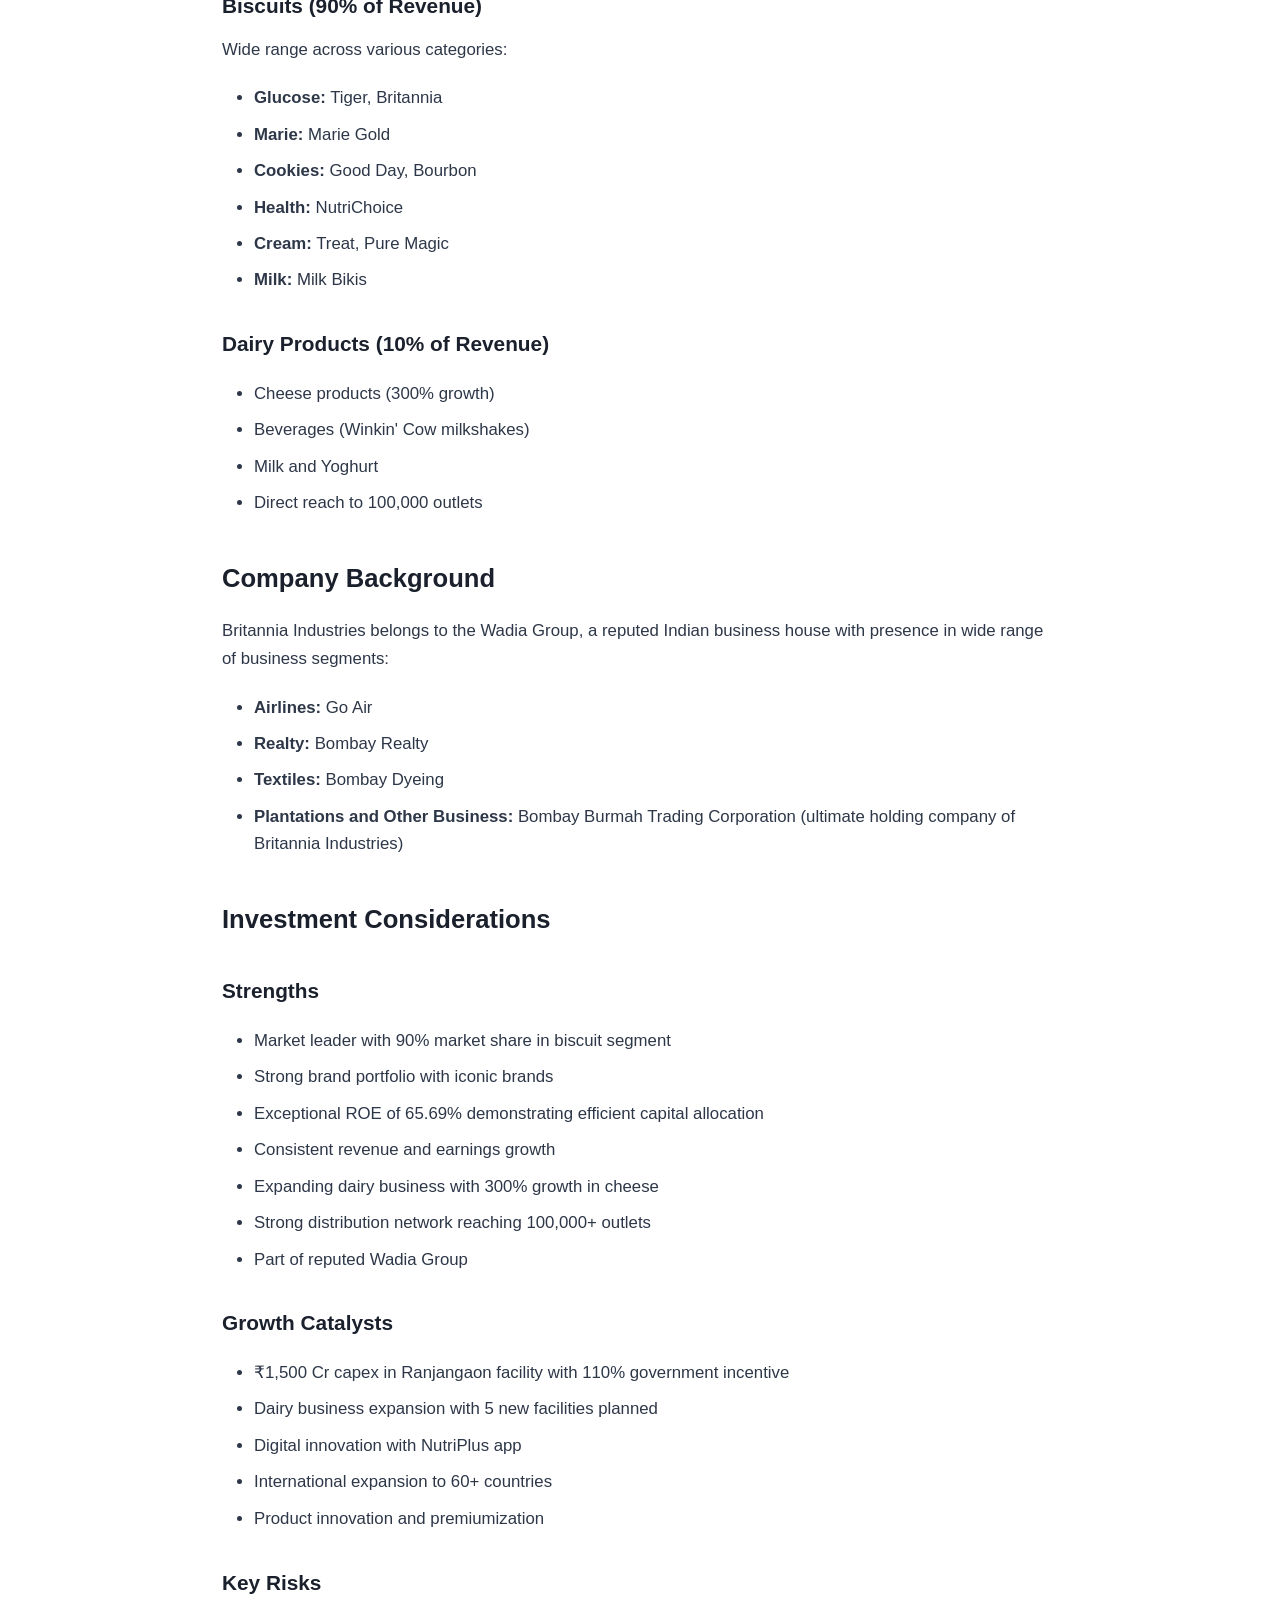
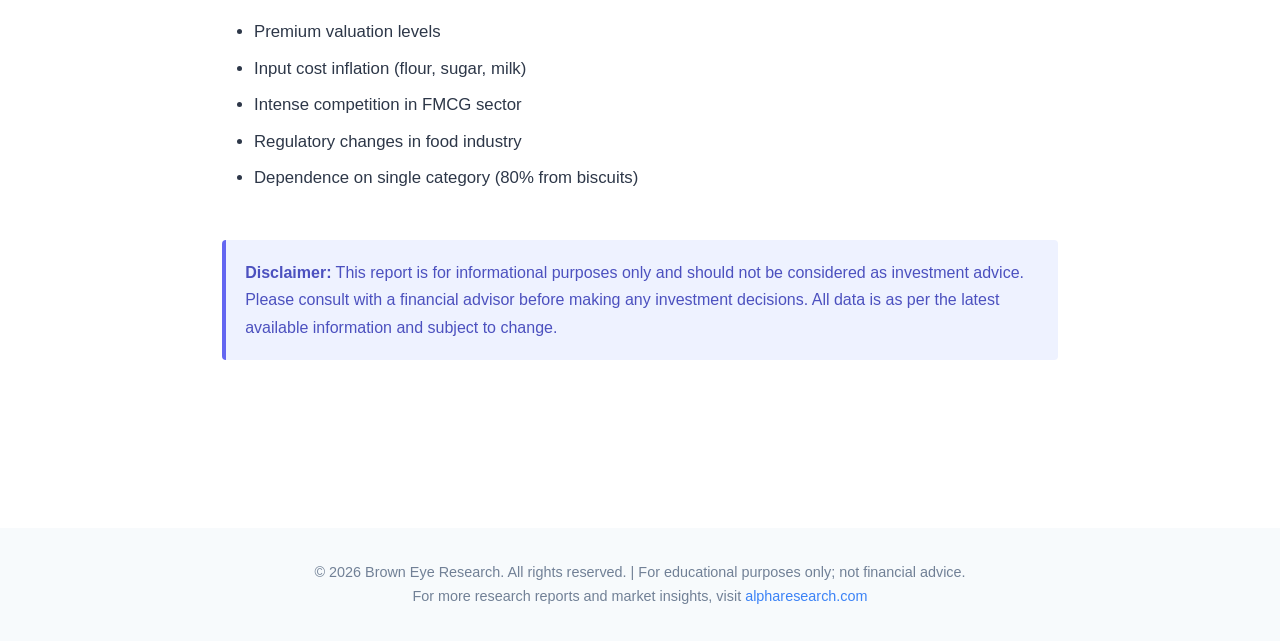
<file: reports/companies/report-britannia-industries.html>
<!DOCTYPE html>
<html lang="en">
<head>
    <meta charset="UTF-8">
    <meta name="viewport" content="width=device-width, initial-scale=1.0">
    <title>Britannia Industries Ltd - Company Profile | Brown Eye Research</title>
    <style>
        * {
            margin: 0;
            padding: 0;
            box-sizing: border-box;
        }

        body {
            font-family: -apple-system, BlinkMacSystemFont, 'Segoe UI', Roboto, 'Inter', sans-serif;
            line-height: 1.7;
            color: #2d3748;
            background: #ffffff;
        }

        header {
            background: #ffffff;
            border-bottom: 1px solid #e2e8f0;
            padding: 1rem 0;
            position: sticky;
            top: 0;
            z-index: 100;
            box-shadow: 0 1px 3px rgba(0,0,0,0.05);
        }

        nav {
            max-width: 1100px;
            margin: 0 auto;
            padding: 0 2rem;
            display: flex;
            justify-content: space-between;
            align-items: center;
        }

        .logo {
            font-size: 1.4rem;
            font-weight: 700;
            color: #1e3a8a;
            text-decoration: none;
            display: flex;
            align-items: center;
            gap: 0.5rem;
        }

        .back-link {
            color: #3b82f6;
            text-decoration: none;
            font-weight: 500;
            font-size: 0.95rem;
            transition: color 0.3s;
        }

        .back-link:hover {
            color: #1e3a8a;
        }

        .article-container {
            max-width: 900px;
            margin: 0 auto;
            padding: 3rem 2rem 5rem 2rem;
        }

        .report-header {
            margin-bottom: 2.5rem;
        }

        .category-tag {
            display: inline-block;
            color: #3b82f6;
            font-size: 0.85rem;
            font-weight: 600;
            text-transform: uppercase;
            letter-spacing: 0.5px;
            margin-bottom: 1rem;
        }

        .report-title {
            font-size: 2.2rem;
            font-weight: 700;
            color: #1a202c;
            line-height: 1.3;
            margin-bottom: 1rem;
        }

        .company-subtitle {
            font-size: 1.1rem;
            color: #4a5568;
            margin-bottom: 1.5rem;
            line-height: 1.6;
        }

        .report-meta {
            display: flex;
            gap: 1.5rem;
            color: #718096;
            font-size: 0.9rem;
            flex-wrap: wrap;
        }

        .meta-item {
            display: flex;
            align-items: center;
            gap: 0.4rem;
        }

        .key-metrics-grid {
            display: grid;
            grid-template-columns: repeat(auto-fit, minmax(200px, 1fr));
            gap: 1.5rem;
            margin: 2rem 0;
        }

        .metric-card {
            background: #f7fafc;
            padding: 1.3rem;
            border-radius: 8px;
            border: 1px solid #e2e8f0;
        }

        .metric-label {
            font-size: 0.85rem;
            color: #718096;
            margin-bottom: 0.5rem;
            font-weight: 500;
        }

        .metric-value {
            font-size: 1.8rem;
            font-weight: 700;
            color: #1a202c;
        }

        .metric-change {
            font-size: 0.85rem;
            margin-top: 0.3rem;
        }

        .metric-change.positive {
            color: #10b981;
        }

        .metric-change.negative {
            color: #ef4444;
        }

        .summary-box {
            background: #f7fafc;
            border-left: 4px solid #3b82f6;
            padding: 1.5rem;
            margin: 2rem 0;
            border-radius: 4px;
        }

        .summary-box h3 {
            font-size: 1rem;
            color: #1a202c;
            margin-bottom: 0.8rem;
            font-weight: 600;
        }

        .summary-box p {
            color: #4a5568;
            line-height: 1.6;
        }

        .content {
            font-size: 1.05rem;
            color: #2d3748;
        }

        .content h2 {
            font-size: 1.6rem;
            color: #1a202c;
            margin: 2.5rem 0 1rem 0;
            font-weight: 700;
        }

        .content h3 {
            font-size: 1.3rem;
            color: #1a202c;
            margin: 2rem 0 0.8rem 0;
            font-weight: 600;
        }

        .content p {
            margin-bottom: 1.3rem;
            line-height: 1.7;
        }

        .content ul {
            margin: 1.2rem 0;
            padding-left: 2rem;
        }

        .content li {
            margin-bottom: 0.6rem;
            line-height: 1.6;
        }

        .data-table {
            width: 100%;
            border-collapse: collapse;
            margin: 2rem 0;
            font-size: 0.9rem;
            background: white;
            box-shadow: 0 1px 3px rgba(0,0,0,0.1);
            border-radius: 8px;
            overflow: hidden;
        }

        .data-table th {
            background: #1e3a8a;
            color: white;
            padding: 0.9rem;
            text-align: left;
            font-weight: 600;
            font-size: 0.85rem;
        }

        .data-table td {
            padding: 0.9rem;
            border-bottom: 1px solid #e2e8f0;
            color: #4a5568;
        }

        .data-table tr:hover {
            background: #f7fafc;
        }

        .data-table tr:last-child td {
            border-bottom: none;
        }

        .data-table td:first-child {
            font-weight: 500;
            color: #2d3748;
        }

        .highlights-box {
            background: #fff;
            border: 1px solid #e2e8f0;
            padding: 1.5rem;
            margin: 2rem 0;
            border-radius: 8px;
        }

        .highlights-box h3 {
            font-size: 1.1rem;
            color: #1a202c;
            margin-bottom: 1rem;
            font-weight: 600;
        }

        .highlights-box ul {
            list-style: none;
            padding: 0;
        }

        .highlights-box li {
            padding: 0.6rem 0;
            padding-left: 1.8rem;
            position: relative;
            color: #4a5568;
        }

        .highlights-box li:before {
            content: "•";
            position: absolute;
            left: 0.5rem;
            color: #3b82f6;
            font-weight: bold;
            font-size: 1.3rem;
        }

        .info-box {
            background: #eef2ff;
            border-left: 4px solid #6366f1;
            padding: 1.2rem;
            margin: 1.5rem 0;
            border-radius: 4px;
        }

        .info-box p {
            margin: 0;
            color: #4c51bf;
        }

        .shareholding-table {
            margin: 2rem 0;
        }

        footer {
            background: #f7fafc;
            padding: 2rem;
            margin-top: 4rem;
            text-align: center;
            color: #718096;
            font-size: 0.9rem;
        }

        @media (max-width: 768px) {
            .report-title {
                font-size: 1.7rem;
            }

            .content {
                font-size: 1rem;
            }

            .article-container {
                padding: 2rem 1.2rem;
            }

            .key-metrics-grid {
                grid-template-columns: 1fr;
            }
        }
    </style>
</head>
<body>
    <header>
        <nav>
            <a href="../../index.html" class="logo">
                <span>α</span>
                <span>Brown Eye Research</span>
            </a>
            <a href="../../pages/archive.html" class="back-link">← All Reports</a>
        </nav>
    </header>

    <div class="article-container">
        
        <div class="report-header">
            <div class="category-tag">COMPANY PROFILE</div>
            
            <h1 class="report-title">Britannia Industries Ltd - One Page Profile</h1>
            
            <p class="company-subtitle">Britannia Industries Limited is an Indian multinational food products company, which sells biscuits, breads and dairy products. Founded in 1892, it is one of India's oldest existing companies and currently part of the Wadia Group headed by Nusli Wadia.</p>
            
            <div class="report-meta">
                <span class="meta-item">
                    <span>📅</span>
                    <span>February 16, 2026</span>
                </span>
                <span class="meta-item">
                    <span>📊</span>
                    <span>BSE: 500825 | NSE: BRITANNIA</span>
                </span>
                <span class="meta-item">
                    <span>✍️</span>
                    <span>Brown Eye Research Team</span>
                </span>
            </div>
        </div>

        <div class="key-metrics-grid">
            <div class="metric-card">
                <div class="metric-label">Market Cap</div>
                <div class="metric-value">₹1.18L Cr</div>
            </div>
            <div class="metric-card">
                <div class="metric-label">ROE (FY23)</div>
                <div class="metric-value">65.69%</div>
                <div class="metric-change positive">↑ Strong</div>
            </div>
        </div>

        <div class="summary-box">
            <h3>About Britannia Industries</h3>
            <p>As of 2023, about 80% of revenues came from biscuit products. Britannia is one of the leading players in the business segment with a dominant market share (90% of revenue) in the Indian biscuit segment. The company has a wide range of biscuit portfolio across various categories including glucose, Marie, cookies, crackers, cream, milk, and health segments.</p>
        </div>

        <div class="content">
            
            <h2>Financial Performance Highlights (FY19-FY23)</h2>

            <table class="data-table">
                <thead>
                    <tr>
                        <th>Metric (₹ Crores)</th>
                        <th>Mar-19</th>
                        <th>Mar-20</th>
                        <th>Mar-21</th>
                        <th>Mar-22</th>
                        <th>Mar-23</th>
                    </tr>
                </thead>
                <tbody>
                    <tr>
                        <td>Total Sales</td>
                        <td>11,054.7</td>
                        <td>11,599.6</td>
                        <td>13,136.1</td>
                        <td>14,136.3</td>
                        <td>16,300.6</td>
                    </tr>
                    <tr>
                        <td>Sales Growth (YoY)</td>
                        <td>11.51%</td>
                        <td>4.93%</td>
                        <td>13.25%</td>
                        <td>7.61%</td>
                        <td>15.31%</td>
                    </tr>
                    <tr>
                        <td>EBITDA Margin</td>
                        <td>17.57%</td>
                        <td>18.23%</td>
                        <td>21.59%</td>
                        <td>17.20%</td>
                        <td>21.06%</td>
                    </tr>
                    <tr>
                        <td>Net Profit Margin</td>
                        <td>10.49%</td>
                        <td>12.09%</td>
                        <td>14.19%</td>
                        <td>10.79%</td>
                        <td>14.24%</td>
                    </tr>
                    <tr>
                        <td>EPS (₹)</td>
                        <td>48.2</td>
                        <td>58.3</td>
                        <td>77.4</td>
                        <td>63.3</td>
                        <td>96.4</td>
                    </tr>
                    <tr>
                        <td>EPS Growth (YoY)</td>
                        <td>15.33%</td>
                        <td>20.91%</td>
                        <td>32.67%</td>
                        <td>-18.19%</td>
                        <td>52.27%</td>
                    </tr>
                </tbody>
            </table>

            <h3>Key Observations</h3>
            <ul>
                <li><strong>Strong Revenue Growth:</strong> Sales grew at a CAGR of ~10% from FY19 to FY23, reaching ₹16,300.6 crores</li>
                <li><strong>Margin Expansion:</strong> Net profit margins improved from 10.49% to 14.24%, demonstrating operational efficiency</li>
                <li><strong>EPS Growth:</strong> Significant EPS growth of 52.27% in FY23</li>
                <li><strong>Dividend Growth:</strong> Dividend growth strengthened over the same period</li>
            </ul>

            <h2>Valuation Metrics</h2>

            <table class="data-table">
                <thead>
                    <tr>
                        <th>Ratio</th>
                        <th>Mar-19</th>
                        <th>Mar-20</th>
                        <th>Mar-21</th>
                        <th>Mar-22</th>
                        <th>Mar-23</th>
                    </tr>
                </thead>
                <tbody>
                    <tr>
                        <td>EV/EBITDA</td>
                        <td>15.38x</td>
                        <td>23.51x</td>
                        <td>24.11x</td>
                        <td>28.34x</td>
                        <td>35.78x</td>
                    </tr>
                    <tr>
                        <td>P/B Ratio</td>
                        <td>12.68x</td>
                        <td>20.79x</td>
                        <td>15.41x</td>
                        <td>15.02x</td>
                        <td>17.52x</td>
                    </tr>
                    <tr>
                        <td>ROE</td>
                        <td>27.25%</td>
                        <td>31.86%</td>
                        <td>52.54%</td>
                        <td>59.61%</td>
                        <td>65.69%</td>
                    </tr>
                </tbody>
            </table>

            <h2>Shareholding Pattern</h2>

            <div class="shareholding-table">
                <table class="data-table">
                    <thead>
                        <tr>
                            <th>Shareholder Type</th>
                            <th>Holding %</th>
                        </tr>
                    </thead>
                    <tbody>
                        <tr>
                            <td>Promoters</td>
                            <td>50.55%</td>
                        </tr>
                        <tr>
                            <td>Foreign Institutional Investors</td>
                            <td>18.99%</td>
                        </tr>
                        <tr>
                            <td>Domestic Institutional Investors</td>
                            <td>14.84%</td>
                        </tr>
                        <tr>
                            <td>Public</td>
                            <td>15.62%</td>
                        </tr>
                    </tbody>
                </table>
            </div>

            <h3>Major Shareholders</h3>
            <ul>
                <li><strong>Associated Biscuits International Limited:</strong> 44.76% (Promoter Group)</li>
                <li><strong>Qualified Institutional Buyers:</strong> 5.79%</li>
                <li><strong>LIC ASM Non Par:</strong> 3.89%</li>
                <li><strong>SBI Magnum Equity ESG Fund:</strong> 2.08%</li>
                <li><strong>LIC Health Plus Fund:</strong> 1.97%</li>
            </ul>

            <h2>Management Team</h2>

            <table class="data-table">
                <thead>
                    <tr>
                        <th>Name</th>
                        <th>Designation</th>
                        <th>Remuneration (x of Median Salary)</th>
                    </tr>
                </thead>
                <tbody>
                    <tr>
                        <td>Mr. Nusli N. Wadia</td>
                        <td>Chairman</td>
                        <td>6.81x</td>
                    </tr>
                    <tr>
                        <td>Mr. Varun Berry</td>
                        <td>Executive Vice Chairman & MD</td>
                        <td>12.84x</td>
                    </tr>
                    <tr>
                        <td>Mr. Rajneet Singh Kohli</td>
                        <td>Executive Director & CEO</td>
                        <td>2.60x</td>
                    </tr>
                    <tr>
                        <td>Mr. N. Venkataraman</td>
                        <td>Executive Director & CFO</td>
                        <td>3.82x</td>
                    </tr>
                    <tr>
                        <td>Mr. T.V. Thulsidass</td>
                        <td>Company Secretary</td>
                        <td>-</td>
                    </tr>
                </tbody>
            </table>

            <h2>Strategic Initiatives & Growth Drivers</h2>

            <h3>Capex - Mega Project in Ranjangaon, Maharashtra</h3>
            <p>Britannia Industries is building its mega project in Ranjangaon, Maharashtra to increase the capacity of all categories ranging from biscuits, cake, rusk, croissant & dairy plant. The company has invested ₹700 Cr so far and plans to add another ₹800 Cr strategically. The company will receive 110% incentive from the Maharashtra government after the completion of the project.</p>

            <h3>80:20 Growth Strategy</h3>
            <p>The company performed well during the COVID crisis by following the 80:20 rule. The company focused on 20% of the brands like Marie Gold, Good Day, Milk Bikis & NutriChoice, which contribute 80% of the company's revenue. These were put on priority list which enabled the company to streamline its productivity and increase the efficiency of production.</p>

            <h3>Dairy Expansion</h3>
            <p>The company sells cheese, beverages, milk and yoghurt under the dairy division, which directly reaches 100,000 outlets. The segment witnessed the highest growth, especially in cheese products which grew 300% during the year. The company is planning to start 5 new facilities and expand its Orissa plant by procuring 25,000 Litre/day from 1,000 farmers in Maharashtra.</p>

            <div class="highlights-box">
                <h3>Key Highlights</h3>
                <ul>
                    <li>Britannia aims to further expand its product portfolio and market reach, both domestically and internationally</li>
                    <li>Continues to focus on innovation, quality, and sustainability to drive growth and meet evolving consumer demands</li>
                    <li>Strong presence across India with exports to over 60 countries</li>
                    <li>Holds significant market share in the Indian biscuit industry competing with both domestic and international brands</li>
                    <li>Committed to sustainability and social responsibility initiatives</li>
                    <li>Focuses on reducing environmental impact, promoting health and nutrition, and supporting community development projects</li>
                </ul>
            </div>

            <h2>Recent Developments</h2>

            <div class="info-box">
                <p><strong>NutriPlus App Launch:</strong> Britannia NutriChoice forayed into the crowded healthtech space with the launch of the NutriPlus app in collaboration with technology company Aktivo Labs, which simplifies health tracking through a single everyday score.</p>
            </div>

            <div class="info-box">
                <p><strong>Brand Collaboration:</strong> Winkin' Cow, India's milkshake brand under Britannia, has collaborated with Britannia Bourbon, marking a significant milestone in both brands' legacies.</p>
            </div>

            <div class="info-box">
                <p><strong>Analyst Rating:</strong> KR Choksey recommended an accumulate rating on Britannia Industries in its research report dated February 20, 2024.</p>
            </div>

            <h2>Product Portfolio</h2>

            <h3>Biscuits (90% of Revenue)</h3>
            <p>Wide range across various categories:</p>
            <ul>
                <li><strong>Glucose:</strong> Tiger, Britannia</li>
                <li><strong>Marie:</strong> Marie Gold</li>
                <li><strong>Cookies:</strong> Good Day, Bourbon</li>
                <li><strong>Health:</strong> NutriChoice</li>
                <li><strong>Cream:</strong> Treat, Pure Magic</li>
                <li><strong>Milk:</strong> Milk Bikis</li>
            </ul>

            <h3>Dairy Products (10% of Revenue)</h3>
            <ul>
                <li>Cheese products (300% growth)</li>
                <li>Beverages (Winkin' Cow milkshakes)</li>
                <li>Milk and Yoghurt</li>
                <li>Direct reach to 100,000 outlets</li>
            </ul>

            <h2>Company Background</h2>

            <p>Britannia Industries belongs to the Wadia Group, a reputed Indian business house with presence in wide range of business segments:</p>
            <ul>
                <li><strong>Airlines:</strong> Go Air</li>
                <li><strong>Realty:</strong> Bombay Realty</li>
                <li><strong>Textiles:</strong> Bombay Dyeing</li>
                <li><strong>Plantations and Other Business:</strong> Bombay Burmah Trading Corporation (ultimate holding company of Britannia Industries)</li>
            </ul>

            <h2>Investment Considerations</h2>

            <h3>Strengths</h3>
            <ul>
                <li>Market leader with 90% market share in biscuit segment</li>
                <li>Strong brand portfolio with iconic brands</li>
                <li>Exceptional ROE of 65.69% demonstrating efficient capital allocation</li>
                <li>Consistent revenue and earnings growth</li>
                <li>Expanding dairy business with 300% growth in cheese</li>
                <li>Strong distribution network reaching 100,000+ outlets</li>
                <li>Part of reputed Wadia Group</li>
            </ul>

            <h3>Growth Catalysts</h3>
            <ul>
                <li>₹1,500 Cr capex in Ranjangaon facility with 110% government incentive</li>
                <li>Dairy business expansion with 5 new facilities planned</li>
                <li>Digital innovation with NutriPlus app</li>
                <li>International expansion to 60+ countries</li>
                <li>Product innovation and premiumization</li>
            </ul>

            <h3>Key Risks</h3>
            <ul>
                <li>Premium valuation levels</li>
                <li>Input cost inflation (flour, sugar, milk)</li>
                <li>Intense competition in FMCG sector</li>
                <li>Regulatory changes in food industry</li>
                <li>Dependence on single category (80% from biscuits)</li>
            </ul>

        </div>

        <div class="info-box" style="margin-top: 3rem;">
            <p><strong>Disclaimer:</strong> This report is for informational purposes only and should not be considered as investment advice. Please consult with a financial advisor before making any investment decisions. All data is as per the latest available information and subject to change.</p>
        </div>

    </div>

    <footer>
        <p>&copy; 2026 Brown Eye Research. All rights reserved. | For educational purposes only; not financial advice.</p>
        <p>For more research reports and market insights, visit <a href="../../index.html" style="color: #3b82f6; text-decoration: none;">alpharesearch.com</a></p>
    </footer>

</body>
</html>
</file>
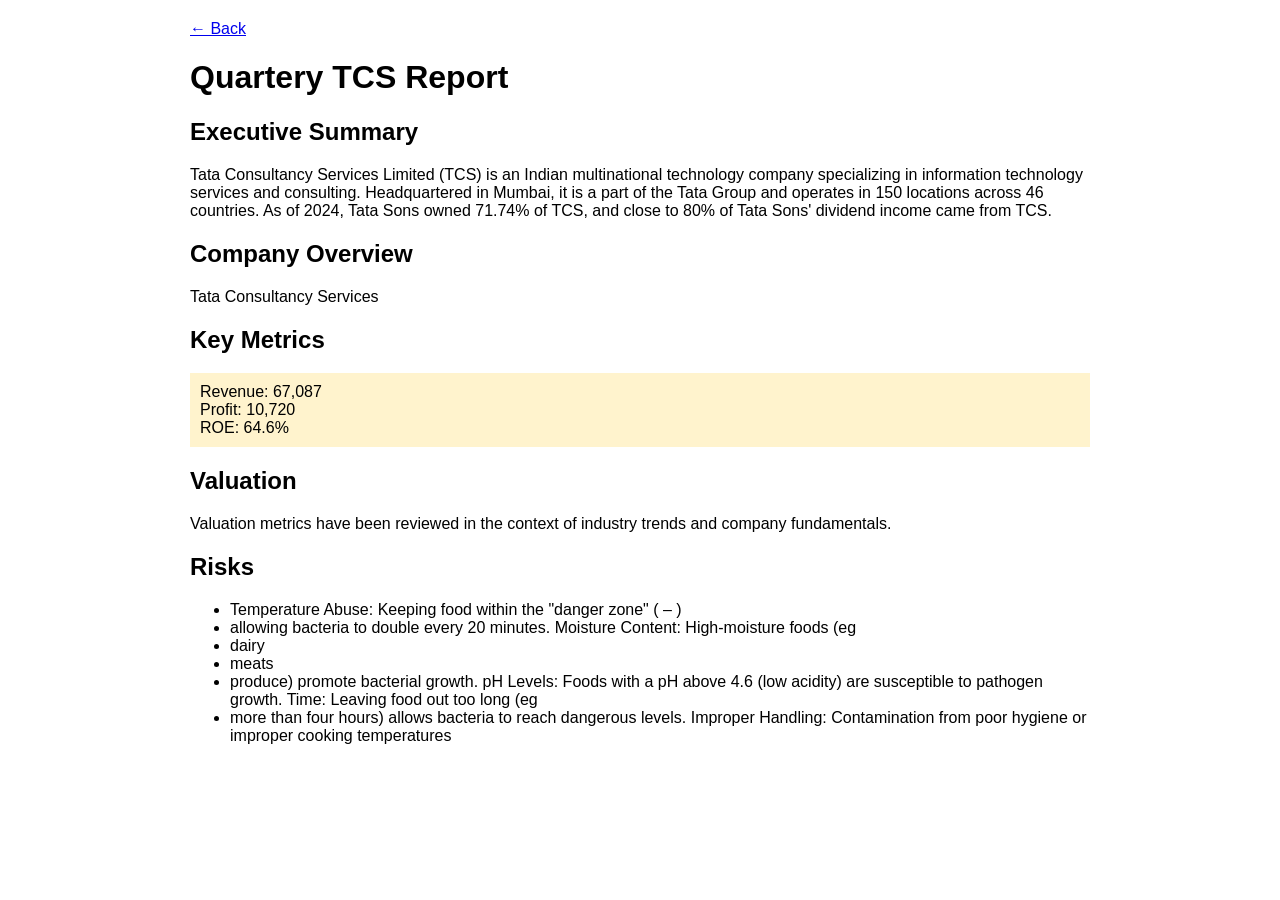
<file: reports/companies/TCSReport.html>
<!DOCTYPE html>
<html>
<head>
<title>Quartery TCS Report</title>
<style>
body { font-family: Arial; max-width: 900px; margin: auto; padding: 20px; }
.highlight { background: #fff3cd; padding: 10px; }
</style>
</head>
<body>

<a href="../../index.html">← Back</a>

<h1>Quartery TCS Report</h1>

<h2>Executive Summary</h2>
<p>Tata Consultancy Services Limited (TCS) is an Indian multinational technology company specializing in information technology services and consulting. Headquartered in Mumbai, it is a part of the Tata Group and operates in 150 locations across 46 countries. As of 2024, Tata Sons owned 71.74% of TCS, and close to 80% of Tata Sons' dividend income came from TCS.</p>

<h2>Company Overview</h2>
<p>Tata Consultancy Services</p>

<h2>Key Metrics</h2>
<div class="highlight">
Revenue: 67,087 <br>
Profit: 10,720 <br>
ROE: 64.6%
</div>

<h2>Valuation</h2>
<p>Valuation metrics have been reviewed in the context of industry trends and company fundamentals.</p>

<h2>Risks</h2>
<ul>
<li>Temperature Abuse: Keeping food within the "danger zone" (
–
)</li><li>allowing bacteria to double every 20 minutes.
Moisture Content: High-moisture foods (eg</li><li>dairy</li><li>meats</li><li>produce) promote bacterial growth.
pH Levels: Foods with a pH above 4.6 (low acidity) are susceptible to pathogen growth.
Time: Leaving food out too long (eg</li><li>more than four hours) allows bacteria to reach dangerous levels.
Improper Handling: Contamination from poor hygiene or improper cooking temperatures</li>
</ul>

</body>
</html>
</file>
<file: css/style.css>
/* Global Styles */
* {
    margin: 0;
    padding: 0;
    box-sizing: border-box;
}

body {
    font-family: -apple-system, BlinkMacSystemFont, 'Segoe UI', Roboto, Oxygen, Ubuntu, Cantarell, sans-serif;
    line-height: 1.6;
    color: #1a1a1a;
    background: #ffffff;
}

/* Header */
header {
    background: linear-gradient(135deg, #1e3a8a 0%, #3b82f6 100%);
    color: white;
    padding: 1rem 0;
    position: sticky;
    top: 0;
    z-index: 100;
    box-shadow: 0 2px 10px rgba(0,0,0,0.1);
}

nav {
    max-width: 1200px;
    margin: 0 auto;
    padding: 0 2rem;
    display: flex;
    justify-content: space-between;
    align-items: center;
}

.logo {
    font-size: 1.5rem;
    font-weight: 700;
    letter-spacing: -0.5px;
    display: flex;
    align-items: center;
    gap: 0.5rem;
    text-decoration: none;
    color: white;
}

.logo-icon {
    font-size: 1.8rem;
    background: linear-gradient(135deg, #60a5fa 0%, #a78bfa 100%);
    -webkit-background-clip: text;
    -webkit-text-fill-color: transparent;
    background-clip: text;
}

.logo-text {
    display: flex;
    flex-direction: column;
    line-height: 1.2;
}

.logo-alpha {
    font-size: 1.3rem;
    font-weight: 800;
}

.logo-research {
    font-size: 0.7rem;
    font-weight: 400;
    letter-spacing: 2px;
    opacity: 0.9;
}

.nav-links {
    display: flex;
    gap: 2rem;
    list-style: none;
}

.nav-links a {
    color: white;
    text-decoration: none;
    font-weight: 500;
    transition: opacity 0.3s;
}

.nav-links a:hover {
    opacity: 0.8;
}

.cta-button {
    background: white;
    color: #1e3a8a;
    padding: 0.6rem 1.5rem;
    border-radius: 6px;
    text-decoration: none;
    font-weight: 600;
    transition: transform 0.3s, box-shadow 0.3s;
}

.cta-button:hover {
    transform: translateY(-2px);
    box-shadow: 0 4px 12px rgba(0,0,0,0.2);
}

/* Hero Section */
.hero {
    background: linear-gradient(135deg, #1e3a8a 0%, #3b82f6 100%);
    color: white;
    padding: 5rem 2rem;
    text-align: center;
}

.hero h1 {
    font-size: 3rem;
    margin-bottom: 1rem;
    font-weight: 800;
}

.hero p {
    font-size: 1.3rem;
    margin-bottom: 2rem;
    opacity: 0.95;
    max-width: 700px;
    margin-left: auto;
    margin-right: auto;
}

.hero-buttons {
    display: flex;
    gap: 1rem;
    justify-content: center;
    flex-wrap: wrap;
}

.btn-primary, .btn-secondary {
    padding: 1rem 2rem;
    border-radius: 8px;
    text-decoration: none;
    font-weight: 600;
    font-size: 1.1rem;
    transition: all 0.3s;
    border: 2px solid white;
}

.btn-primary {
    background: white;
    color: #1e3a8a;
}

.btn-primary:hover {
    transform: translateY(-3px);
    box-shadow: 0 6px 20px rgba(0,0,0,0.3);
}

.btn-secondary {
    background: transparent;
    color: white;
}

.btn-secondary:hover {
    background: rgba(255,255,255,0.1);
}

/* Container */
.container {
    max-width: 1200px;
    margin: 0 auto;
    padding: 4rem 2rem;
}

/* Features Section */
.features {
    background: #f8fafc;
}

.features-grid {
    display: grid;
    grid-template-columns: repeat(auto-fit, minmax(280px, 1fr));
    gap: 2rem;
    margin-top: 3rem;
}

.feature-card {
    background: white;
    padding: 2rem;
    border-radius: 12px;
    box-shadow: 0 4px 6px rgba(0,0,0,0.07);
    transition: transform 0.3s, box-shadow 0.3s;
}

.feature-card:hover {
    transform: translateY(-5px);
    box-shadow: 0 12px 24px rgba(0,0,0,0.12);
}

.feature-icon {
    font-size: 2.5rem;
    margin-bottom: 1rem;
}

.feature-card h3 {
    font-size: 1.3rem;
    margin-bottom: 0.5rem;
    color: #1e3a8a;
}

/* Section Styles */
.section-title {
    text-align: center;
    font-size: 2.5rem;
    margin-bottom: 1rem;
    color: #1e3a8a;
}

.section-subtitle {
    text-align: center;
    font-size: 1.1rem;
    color: #64748b;
    margin-bottom: 3rem;
}

/* Reports Grid */
.reports-grid {
    display: grid;
    grid-template-columns: repeat(auto-fill, minmax(320px, 1fr));
    gap: 2rem;
    margin-top: 3rem;
}

.report-card {
    background: white;
    border-radius: 12px;
    overflow: hidden;
    box-shadow: 0 4px 6px rgba(0,0,0,0.07);
    transition: transform 0.3s, box-shadow 0.3s;
    border: 1px solid #e2e8f0;
}

.report-card:hover {
    transform: translateY(-5px);
    box-shadow: 0 12px 24px rgba(0,0,0,0.12);
}

.report-badge {
    background: linear-gradient(135deg, #10b981 0%, #059669 100%);
    color: white;
    padding: 0.4rem 1rem;
    display: inline-block;
    font-size: 0.75rem;
    font-weight: 600;
    text-transform: uppercase;
    letter-spacing: 0.5px;
}

.report-content {
    padding: 1.5rem;
}

.report-card h3 {
    font-size: 1.3rem;
    margin-bottom: 0.5rem;
    color: #1a1a1a;
}

.report-meta {
    display: flex;
    gap: 1rem;
    margin: 1rem 0;
    font-size: 0.9rem;
    color: #64748b;
}

.report-preview {
    color: #4b5563;
    line-height: 1.6;
    margin-bottom: 1rem;
}

.read-more {
    color: #3b82f6;
    text-decoration: none;
    font-weight: 600;
    display: inline-flex;
    align-items: center;
    gap: 0.5rem;
}

.read-more:hover {
    color: #1e3a8a;
}

/* Pricing Section */
.pricing {
    background: linear-gradient(180deg, #f8fafc 0%, #ffffff 100%);
}

.pricing-grid {
    display: grid;
    grid-template-columns: repeat(auto-fit, minmax(280px, 1fr));
    gap: 2rem;
    margin-top: 3rem;
}

.pricing-card {
    background: white;
    border-radius: 16px;
    padding: 2.5rem;
    box-shadow: 0 4px 6px rgba(0,0,0,0.07);
    border: 2px solid #e2e8f0;
    transition: all 0.3s;
    position: relative;
}

.pricing-card.featured {
    border-color: #3b82f6;
    transform: scale(1.05);
    box-shadow: 0 12px 24px rgba(59, 130, 246, 0.2);
}

.popular-badge {
    position: absolute;
    top: -12px;
    right: 20px;
    background: #3b82f6;
    color: white;
    padding: 0.3rem 1rem;
    border-radius: 20px;
    font-size: 0.8rem;
    font-weight: 600;
}

.pricing-card h3 {
    font-size: 1.5rem;
    margin-bottom: 0.5rem;
    color: #1e3a8a;
}

.price {
    font-size: 3rem;
    font-weight: 800;
    color: #1e3a8a;
    margin: 1rem 0;
}

.price span {
    font-size: 1.2rem;
    font-weight: 400;
    color: #64748b;
}

.features-list {
    list-style: none;
    margin: 2rem 0;
}

.features-list li {
    padding: 0.7rem 0;
    padding-left: 2rem;
    position: relative;
}

.features-list li:before {
    content: "✓";
    position: absolute;
    left: 0;
    color: #10b981;
    font-weight: bold;
    font-size: 1.2rem;
}

.subscribe-btn {
    width: 100%;
    padding: 1rem;
    background: #3b82f6;
    color: white;
    border: none;
    border-radius: 8px;
    font-size: 1rem;
    font-weight: 600;
    cursor: pointer;
    transition: all 0.3s;
}

.subscribe-btn:hover {
    background: #1e3a8a;
    transform: translateY(-2px);
    box-shadow: 0 6px 20px rgba(59, 130, 246, 0.4);
}

/* Newsletter */
.newsletter {
    background: #1e3a8a;
    color: white;
    text-align: center;
}

.newsletter h2 {
    font-size: 2rem;
    margin-bottom: 1rem;
}

.newsletter-form {
    display: flex;
    gap: 1rem;
    max-width: 500px;
    margin: 2rem auto 0;
    flex-wrap: wrap;
    justify-content: center;
}

.newsletter-form input {
    flex: 1;
    min-width: 250px;
    padding: 1rem;
    border: none;
    border-radius: 8px;
    font-size: 1rem;
}

.newsletter-form button {
    padding: 1rem 2rem;
    background: #10b981;
    color: white;
    border: none;
    border-radius: 8px;
    font-weight: 600;
    cursor: pointer;
    transition: all 0.3s;
}

.newsletter-form button:hover {
    background: #059669;
    transform: translateY(-2px);
}

/* Footer */
footer {
    background: #0f172a;
    color: white;
    padding: 3rem 2rem 1rem;
}

.footer-content {
    max-width: 1200px;
    margin: 0 auto;
    display: grid;
    grid-template-columns: repeat(auto-fit, minmax(200px, 1fr));
    gap: 2rem;
    margin-bottom: 2rem;
}

.footer-section h4 {
    margin-bottom: 1rem;
    font-size: 1.1rem;
}

.footer-section ul {
    list-style: none;
}

.footer-section ul li {
    margin-bottom: 0.5rem;
}

.footer-section a {
    color: #94a3b8;
    text-decoration: none;
    transition: color 0.3s;
}

.footer-section a:hover {
    color: white;
}

.footer-bottom {
    text-align: center;
    padding-top: 2rem;
    border-top: 1px solid #334155;
    color: #94a3b8;
}

/* About Page */
.about-section {
    padding: 4rem 2rem;
}

.about-content {
    max-width: 900px;
    margin: 0 auto;
    line-height: 1.8;
}

.about-content h2 {
    font-size: 1.8rem;
    color: #1e3a8a;
    margin-top: 2.5rem;
    margin-bottom: 1rem;
}

.about-content p {
    margin-bottom: 1rem;
    color: #4b5563;
    font-size: 1.05rem;
}

.about-intro p {
    font-size: 1.2rem;
    font-weight: 500;
    margin-bottom: 2rem;
}

.about-list {
    list-style: none;
    margin-left: 0;
}

.about-list li {
    padding: 0.8rem 0;
    padding-left: 2rem;
    position: relative;
    color: #4b5563;
}

.about-list li:before {
    content: "→";
    position: absolute;
    left: 0;
    color: #3b82f6;
    font-weight: bold;
}

.about-grid {
    display: grid;
    grid-template-columns: repeat(auto-fit, minmax(250px, 1fr));
    gap: 2rem;
    margin: 2rem 0;
}

.about-card {
    background: #f8fafc;
    padding: 1.5rem;
    border-radius: 12px;
    border-left: 4px solid #3b82f6;
}

.about-card h3 {
    color: #1e3a8a;
    margin-bottom: 0.5rem;
}

.about-card p {
    color: #4b5563;
    font-size: 0.95rem;
}

/* Archive Page */
.archive-section {
    padding: 4rem 2rem;
}

.filter-section {
    display: flex;
    gap: 1rem;
    justify-content: center;
    flex-wrap: wrap;
    margin-bottom: 3rem;
}

.filter-btn {
    padding: 0.8rem 1.5rem;
    border: 2px solid #e2e8f0;
    background: white;
    border-radius: 8px;
    cursor: pointer;
    font-weight: 600;
    transition: all 0.3s;
    color: #4b5563;
}

.filter-btn:hover {
    border-color: #3b82f6;
    color: #3b82f6;
}

.filter-btn.active {
    background: #3b82f6;
    color: white;
    border-color: #3b82f6;
}

/* Contact Page */
.contact-section {
    padding: 4rem 2rem;
}

.contact-container {
    display: grid;
    grid-template-columns: 1.5fr 1fr;
    gap: 3rem;
    max-width: 1000px;
    margin: 0 auto;
}

.contact-form-wrapper {
    background: #f8fafc;
    padding: 2rem;
    border-radius: 12px;
}

.form-group {
    margin-bottom: 1.5rem;
    display: flex;
    flex-direction: column;
}

.form-group label {
    font-weight: 600;
    margin-bottom: 0.5rem;
    color: #1e3a8a;
}

.form-group input,
.form-group select,
.form-group textarea {
    padding: 0.8rem;
    border: 1px solid #e2e8f0;
    border-radius: 6px;
    font-size: 1rem;
    font-family: inherit;
}

.form-group input:focus,
.form-group select:focus,
.form-group textarea:focus {
    outline: none;
    border-color: #3b82f6;
    box-shadow: 0 0 0 3px rgba(59, 130, 246, 0.1);
}

.submit-btn {
    width: 100%;
    padding: 1rem;
    background: #3b82f6;
    color: white;
    border: none;
    border-radius: 8px;
    font-weight: 600;
    font-size: 1rem;
    cursor: pointer;
    transition: all 0.3s;
}

.submit-btn:hover {
    background: #1e3a8a;
    transform: translateY(-2px);
}

.contact-info {
    display: flex;
    flex-direction: column;
    gap: 2rem;
}

.contact-info h2 {
    font-size: 1.5rem;
    color: #1e3a8a;
    margin-bottom: 1rem;
}

.info-item h3 {
    color: #1e3a8a;
    margin-bottom: 0.5rem;
    font-size: 1.05rem;
}

.info-item p {
    color: #4b5563;
    line-height: 1.7;
}

.info-item a {
    color: #3b82f6;
    text-decoration: none;
}

.info-item a:hover {
    text-decoration: underline;
}

/* Responsive */
@media (max-width: 768px) {
    .hero h1 {
        font-size: 2rem;
    }

    .nav-links {
        display: none;
    }

    .section-title {
        font-size: 2rem;
    }

    .pricing-card.featured {
        transform: scale(1);
    }

    .contact-container {
        grid-template-columns: 1fr;
    }
}
</file>
<file: css/report-style.css>
/* Report Styles */

/* Report Header */
.report-header {
    background: linear-gradient(135deg, #1e3a8a 0%, #3b82f6 100%);
    color: white;
    padding: 3rem 2rem;
    text-align: center;
}

.report-header .report-meta {
    display: flex;
    justify-content: center;
    gap: 2rem;
    margin-bottom: 1rem;
    flex-wrap: wrap;
}

.report-header .report-date,
.report-header .report-time {
    font-size: 0.9rem;
    opacity: 0.9;
}

.report-header h1 {
    font-size: 2.5rem;
    margin-bottom: 1rem;
    font-weight: 800;
}

.report-header .report-subtitle {
    font-size: 1.2rem;
    opacity: 0.95;
    max-width: 800px;
    margin: 0 auto;
}

/* Report Content */
.report-content {
    padding: 4rem 0;
    background: #ffffff;
}

.report-nav {
    display: flex;
    justify-content: space-between;
    align-items: center;
    margin-bottom: 3rem;
    padding-bottom: 1rem;
    border-bottom: 1px solid #e2e8f0;
}

.back-link {
    color: #3b82f6;
    text-decoration: none;
    font-weight: 600;
    display: inline-flex;
    align-items: center;
    gap: 0.5rem;
}

.back-link:hover {
    color: #1e3a8a;
}

.report-actions {
    display: flex;
    gap: 1rem;
}

.action-btn {
    padding: 0.5rem 1rem;
    border: 1px solid #e2e8f0;
    background: white;
    border-radius: 6px;
    cursor: pointer;
    font-size: 0.9rem;
    transition: all 0.3s;
}

.action-btn:hover {
    background: #f8fafc;
    border-color: #3b82f6;
}

/* Report Sections */
.report-section {
    margin-bottom: 3rem;
}

.report-section h2 {
    font-size: 1.8rem;
    color: #1e3a8a;
    margin-bottom: 1.5rem;
    border-bottom: 2px solid #e2e8f0;
    padding-bottom: 0.5rem;
}

.report-section p {
    line-height: 1.8;
    color: #4b5563;
    margin-bottom: 1rem;
    font-size: 1.05rem;
}

.report-section ul {
    margin-left: 1.5rem;
    margin-bottom: 1rem;
}

.report-section li {
    margin-bottom: 0.5rem;
    line-height: 1.6;
    color: #4b5563;
}

/* Key Stats */
.key-stats {
    display: grid;
    grid-template-columns: repeat(auto-fit, minmax(200px, 1fr));
    gap: 1.5rem;
    margin: 2rem 0;
}

.stat-card {
    background: #f8fafc;
    padding: 1.5rem;
    border-radius: 12px;
    text-align: center;
    border: 1px solid #e2e8f0;
}

.stat-card h3 {
    font-size: 0.9rem;
    color: #64748b;
    margin-bottom: 0.5rem;
    text-transform: uppercase;
    letter-spacing: 0.5px;
}

.stat-card .stat-value {
    font-size: 1.5rem;
    font-weight: 800;
    color: #1e3a8a;
}

/* Valuation Highlight */
.valuation-highlight {
    background: linear-gradient(135deg, #10b981 0%, #059669 100%);
    color: white;
    padding: 2rem;
    border-radius: 12px;
    text-align: center;
    margin: 2rem 0;
}

.valuation-highlight h3 {
    font-size: 1.8rem;
    margin-bottom: 0.5rem;
}

.valuation-highlight p {
    font-size: 1.1rem;
    opacity: 0.9;
}

/* Related Reports */
.related-reports {
    display: grid;
    grid-template-columns: repeat(auto-fit, minmax(300px, 1fr));
    gap: 1.5rem;
    margin-top: 2rem;
}

.related-report {
    background: #f8fafc;
    padding: 1.5rem;
    border-radius: 8px;
    text-decoration: none;
    border: 1px solid #e2e8f0;
    transition: all 0.3s;
}

.related-report:hover {
    transform: translateY(-2px);
    box-shadow: 0 4px 12px rgba(0,0,0,0.1);
    border-color: #3b82f6;
}

.related-report h4 {
    color: #1e3a8a;
    margin-bottom: 0.5rem;
    font-size: 1.1rem;
}

.related-report p {
    color: #64748b;
    font-size: 0.9rem;
    line-height: 1.5;
}

/* Tables */
.report-table {
    width: 100%;
    border-collapse: collapse;
    margin: 2rem 0;
    background: white;
    border-radius: 8px;
    overflow: hidden;
    box-shadow: 0 2px 4px rgba(0,0,0,0.1);
}

.report-table th,
.report-table td {
    padding: 1rem;
    text-align: left;
    border-bottom: 1px solid #e2e8f0;
}

.report-table th {
    background: #f8fafc;
    font-weight: 600;
    color: #1e3a8a;
}

.report-table tr:hover {
    background: #f8fafc;
}

/* Charts/Graphs Placeholder */
.chart-container {
    background: #f8fafc;
    border: 2px dashed #cbd5e1;
    border-radius: 8px;
    padding: 3rem;
    text-align: center;
    margin: 2rem 0;
    color: #64748b;
}

.chart-container::before {
    content: "📊 Chart/Graph Placeholder";
    font-size: 1.2rem;
    font-weight: 600;
}

/* Print Styles */
@media print {
    header, footer, .report-nav, .action-btn {
        display: none !important;
    }

    .report-content {
        padding: 0;
    }

    .report-section {
        page-break-inside: avoid;
    }

    .report-section h2 {
        page-break-after: avoid;
    }
}

/* Mobile Responsive */
@media (max-width: 768px) {
    .report-header h1 {
        font-size: 2rem;
    }

    .report-header .report-meta {
        flex-direction: column;
        gap: 0.5rem;
    }

    .report-nav {
        flex-direction: column;
        gap: 1rem;
        align-items: flex-start;
    }

    .key-stats {
        grid-template-columns: 1fr;
    }

    .related-reports {
        grid-template-columns: 1fr;
    }

    .report-table {
        font-size: 0.9rem;
    }

    .report-table th,
    .report-table td {
        padding: 0.5rem;
    }
}
</file>
